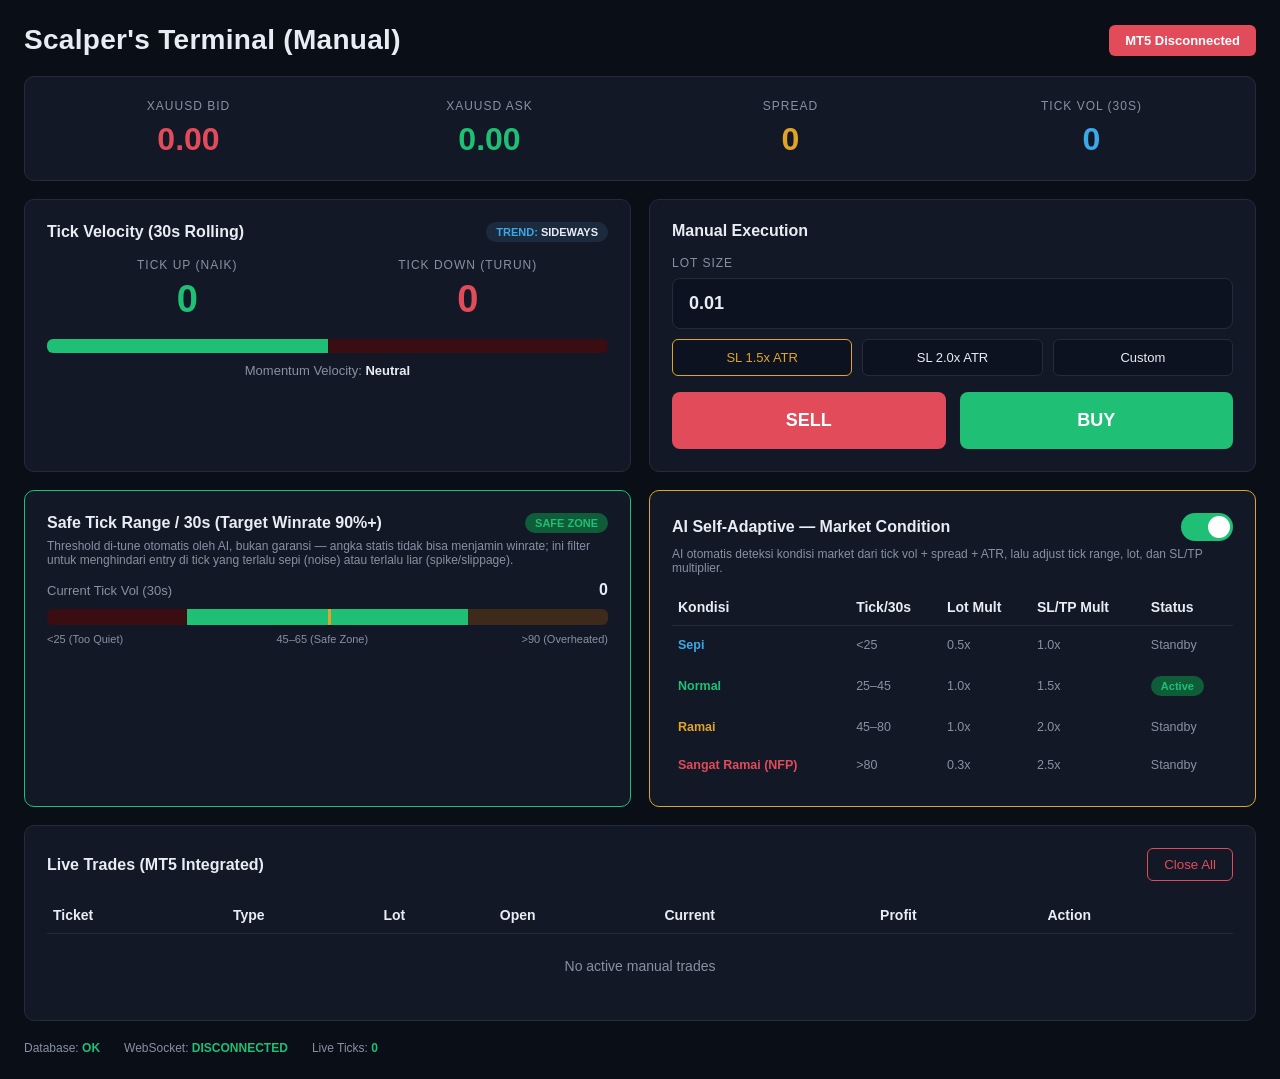
<file: frontend/scalper.html>
<!DOCTYPE html>
<html lang="id">
<head>
<meta charset="UTF-8">
<meta name="viewport" content="width=device-width, initial-scale=1.0">
<title>Scalper's Terminal (Manual) — XAUUSD</title>
<style>
  :root{
    --bg:#0a0e17;
    --panel:#131826;
    --panel-border:#232b3d;
    --text:#e8ecf3;
    --muted:#8791a3;
    --green:#1fbf75;
    --green-dim:#0f5c38;
    --red:#e14b5a;
    --red-dim:#5c1f27;
    --amber:#e0a527;
    --cyan:#3ba9e8;
    --purple:#a06be0;
  }
  *{box-sizing:border-box;}
  body{
    margin:0;
    background:var(--bg);
    color:var(--text);
    font-family:'Segoe UI',Roboto,Helvetica,Arial,sans-serif;
    padding:24px;
  }
  .wrap{max-width:1420px;margin:0 auto;}
  .header{
    display:flex;justify-content:space-between;align-items:center;margin-bottom:20px;
  }
  .header h1{font-size:28px;font-weight:700;margin:0;letter-spacing:.3px;}
  .badge{
    background:var(--red);color:#fff;font-weight:700;font-size:13px;
    padding:8px 16px;border-radius:6px;
  }
  .badge.off{background:#333c4d;color:var(--muted);}
  .grid{display:grid;gap:18px;}
  .grid-4{grid-template-columns:repeat(4,1fr);}
  .grid-2{grid-template-columns:1fr 1fr;}
  .grid-3{grid-template-columns:1fr 1fr 1fr;}
  .panel{
    background:var(--panel);
    border:1px solid var(--panel-border);
    border-radius:10px;
    padding:22px;
  }
  .panel-title{font-size:16px;font-weight:700;margin:0 0 16px 0;}
  .stat-label{font-size:12px;color:var(--muted);letter-spacing:1px;text-align:center;text-transform:uppercase;margin-bottom:8px;}
  .stat-value{font-size:32px;font-weight:700;text-align:center;}
  .row-4{display:flex;}
  .row-4 > div{flex:1;}
  .sub{color:var(--muted);font-size:12px;text-transform:uppercase;letter-spacing:1px;margin-bottom:6px;}
  .big{font-size:38px;font-weight:700;}
  .green{color:var(--green);}
  .red{color:var(--red);}
  .amber{color:var(--amber);}
  .cyan{color:var(--cyan);}
  .purple{color:var(--purple);}
  .muted{color:var(--muted);}
  input[type=text], input[type=number]{
    width:100%;background:#0d1220;border:1px solid var(--panel-border);
    color:var(--text);font-size:18px;font-weight:700;padding:14px 16px;border-radius:8px;
  }
  select{
    width:100%;background:#0d1220;border:1px solid var(--panel-border);
    color:var(--text);font-size:14px;font-weight:600;padding:12px 14px;border-radius:8px;
  }
  label.field-label{font-size:12px;color:var(--muted);letter-spacing:1px;text-transform:uppercase;display:block;margin-bottom:8px;}
  .btn-row{display:flex;gap:14px;margin-top:16px;}
  .btn{
    flex:1;padding:18px;border:none;border-radius:8px;font-size:18px;font-weight:700;
    cursor:pointer;
  }
  .btn-sell{background:var(--red);color:#fff;}
  .btn-buy{background:var(--green);color:#fff;}
  .btn-ghost{background:transparent;border:1px solid var(--panel-border);color:var(--text);}
  .btn:hover{filter:brightness(1.1);}
  .toggle{
    width:52px;height:28px;background:#333c4d;border-radius:14px;position:relative;cursor:pointer;
    transition:.2s;
  }
  .toggle.on{background:var(--green);}
  .toggle::after{
    content:'';position:absolute;top:3px;left:3px;width:22px;height:22px;background:#fff;
    border-radius:50%;transition:.2s;
  }
  .toggle.on::after{left:27px;}
  .flex-between{display:flex;justify-content:space-between;align-items:center;}
  .divider{height:1px;background:var(--panel-border);margin:16px 0;}
  .session-track{
    display:flex;height:40px;border-radius:6px;overflow:hidden;position:relative;margin-top:10px;
  }
  .session-seg{flex:1;display:flex;align-items:center;justify-content:center;font-size:11px;font-weight:700;letter-spacing:.5px;}
  .seg-asia{background:#1b2a3d;color:var(--cyan);}
  .seg-london{background:#2a1b3d;color:var(--purple);}
  .seg-ny{background:#1b3d2a;color:var(--green);}
  .seg-overlap{background:#3d2a1b;color:var(--amber);}
  .now-marker{
    position:absolute;top:-4px;bottom:-4px;width:3px;background:#fff;border-radius:2px;
  }
  .pill{
    display:inline-block;padding:4px 10px;border-radius:20px;font-size:11px;font-weight:700;
  }
  .pill-live{background:var(--red-dim);color:var(--red);}
  .pill-ok{background:var(--green-dim);color:var(--green);}
  .news-item{
    display:flex;justify-content:space-between;padding:10px 0;border-bottom:1px solid var(--panel-border);
    font-size:13px;
  }
  .news-item:last-child{border-bottom:none;}
  .impact-high{color:var(--red);font-weight:700;}
  .impact-med{color:var(--amber);font-weight:700;}
  table{width:100%;border-collapse:collapse;font-size:14px;}
  th{text-align:left;color:var(--text);font-size:14px;padding:10px 6px;border-bottom:1px solid var(--panel-border);}
  td{padding:12px 6px;color:var(--muted);}
  .empty-row td{text-align:center;padding:24px;color:var(--muted);}
  .footer{
    display:flex;gap:24px;font-size:12px;color:var(--muted);margin-top:20px;flex-wrap:wrap;
  }
  .footer b{color:var(--green);}
  .preset-row{display:flex;gap:10px;margin-top:10px;}
  .preset-btn{
    flex:1;background:#0d1220;border:1px solid var(--panel-border);color:var(--text);
    padding:10px;border-radius:6px;font-size:13px;cursor:pointer;text-align:center;
  }
  .preset-btn.active{border-color:var(--amber);color:var(--amber);}
  .gauge-track{height:10px;background:#0d1220;border-radius:6px;overflow:hidden;margin-top:10px;}
  .gauge-fill{height:100%;background:linear-gradient(90deg,var(--green),var(--amber),var(--red));width:35%;}
  @media (max-width:1100px){
    .grid-4{grid-template-columns:repeat(2,1fr);}
    .grid-2, .grid-3{grid-template-columns:1fr;}
  }
</style>
</head>
<body>
<div class="wrap">

  <div class="header">
    <h1>Scalper's Terminal (Manual)</h1>
    <div class="badge" id="conn-badge">MT5 Disconnected</div>
  </div>

  <!-- TOP PRICE STRIP -->
  <div class="panel grid grid-4" style="margin-bottom:18px;">
    <div>
      <div class="stat-label">XAUUSD Bid</div>
      <div class="stat-value red" id="v-bid">0.00</div>
    </div>
    <div>
      <div class="stat-label">XAUUSD Ask</div>
      <div class="stat-value green" id="v-ask">0.00</div>
    </div>
    <div>
      <div class="stat-label">Spread</div>
      <div class="stat-value amber" id="v-spread">0</div>
    </div>
    <div>
      <div class="stat-label">Tick Vol (30s)</div>
      <div class="stat-value cyan" id="v-tick-vol">0</div>
    </div>
  </div>

  <div class="grid grid-2" style="margin-bottom:18px;">

    <!-- TICK VELOCITY -->
    <div class="panel">
      <div class="flex-between" style="margin-bottom:16px;">
        <div class="panel-title" style="margin-bottom:0;">Tick Velocity (30s Rolling)</div>
        <span class="pill" style="background:#1b2a3d;color:var(--cyan);">TREND: <span style="color:var(--text);" id="v-trend">SIDEWAYS</span></span>
      </div>

      <div class="row-4">
        <div>
          <div class="sub" style="text-align:center;">Tick Up (Naik)</div>
          <div class="big green" style="text-align:center;" id="v-tick-up">0</div>
        </div>
        <div>
          <div class="sub" style="text-align:center;">Tick Down (Turun)</div>
          <div class="big red" style="text-align:center;" id="v-tick-down">0</div>
        </div>
      </div>
      <div class="session-track" style="height:14px;margin-top:18px;" id="v-velocity-track">
        <div style="flex:1;background:var(--green);" id="v-vel-up"></div>
        <div style="flex:1;background:#3a0d12;" id="v-vel-down"></div>
      </div>
      <div class="muted" style="text-align:center;margin-top:10px;font-size:13px;">Momentum Velocity: <b style="color:var(--text);" id="v-velocity-text">Neutral</b></div>
    </div>

    <!-- MANUAL EXECUTION -->
    <div class="panel">
      <div class="panel-title">Manual Execution</div>
      <label class="field-label">Lot Size</label>
      <input type="number" id="manual-lot" value="0.01" step="0.01">
      <div class="preset-row">
        <div class="preset-btn active" title="SL = 1.5x ATR">SL 1.5x ATR</div>
        <div class="preset-btn" title="SL = 2.0x ATR">SL 2.0x ATR</div>
        <div class="preset-btn" title="Custom pips">Custom</div>
      </div>
      <div class="btn-row">
        <button class="btn btn-sell" onclick="sendOrder('SELL')">SELL</button>
        <button class="btn btn-buy" onclick="sendOrder('BUY')">BUY</button>
      </div>
    </div>
  </div>

  <div class="grid grid-2" style="margin-bottom:18px;">

    <!-- SAFE TICK RANGE -->
    <div class="panel" style="border-color:var(--green);">
      <div class="flex-between" style="margin-bottom:6px;">
        <div class="panel-title" style="margin-bottom:0;">Safe Tick Range / 30s (Target Winrate 90%+)</div>
        <span class="pill pill-ok" id="v-safe-zone">SAFE ZONE</span>
      </div>
      <div class="muted" style="font-size:12px;margin-bottom:14px;">
        Threshold di-tune otomatis oleh AI, bukan garansi — angka statis tidak bisa menjamin winrate; ini filter untuk menghindari entry di tick yang terlalu sepi (noise) atau terlalu liar (spike/slippage).
      </div>

      <div class="flex-between">
        <span class="muted" style="font-size:13px;">Current Tick Vol (30s)</span>
        <span style="font-weight:700;" id="v-tick-vol-2">0</span>
      </div>
      <div class="session-track" style="height:16px;margin-top:10px;position:relative;">
        <div style="flex:1;background:#3a0d12;"></div>
        <div style="flex:2;background:var(--green);"></div>
        <div style="flex:1;background:#3d2a1b;"></div>
        <div class="now-marker" id="v-vol-marker" style="left:50%;background:var(--amber);"></div>
      </div>
      <div class="flex-between" style="margin-top:8px;">
        <span class="muted" style="font-size:11px;">&lt;25 (Too Quiet)</span>
        <span class="muted" style="font-size:11px;">45–65 (Safe Zone)</span>
        <span class="muted" style="font-size:11px;">&gt;90 (Overheated)</span>
      </div>
    </div>

    <!-- AI SELF-ADAPTIVE MARKET PROFILE -->
    <div class="panel" style="border-color:var(--amber);">
      <div class="flex-between" style="margin-bottom:6px;">
        <div class="panel-title" style="margin-bottom:0;">AI Self-Adaptive — Market Condition</div>
        <div class="toggle on" id="toggle-ai" onclick="this.classList.toggle('on')"></div>
      </div>
      <div class="muted" style="font-size:12px;margin-bottom:14px;">
        AI otomatis deteksi kondisi market dari tick vol + spread + ATR, lalu adjust tick range, lot, dan SL/TP multiplier.
      </div>

      <table style="font-size:12.5px;">
        <thead>
          <tr>
            <th>Kondisi</th><th>Tick/30s</th><th>Lot Mult</th><th>SL/TP Mult</th><th>Status</th>
          </tr>
        </thead>
        <tbody id="v-ai-table">
          <tr>
            <td style="color:var(--cyan);font-weight:700;">Sepi</td>
            <td>&lt;25</td><td>0.5x</td><td>1.0x</td>
            <td><span class="muted">Standby</span></td>
          </tr>
          <tr>
            <td style="color:var(--green);font-weight:700;">Normal</td>
            <td>25–45</td><td>1.0x</td><td>1.5x</td>
            <td><span class="pill pill-ok">Active</span></td>
          </tr>
          <tr>
            <td style="color:var(--amber);font-weight:700;">Ramai</td>
            <td>45–80</td><td>1.0x</td><td>2.0x</td>
            <td><span class="muted">Standby</span></td>
          </tr>
          <tr>
            <td style="color:var(--red);font-weight:700;">Sangat Ramai (NFP)</td>
            <td>&gt;80</td><td>0.3x</td><td>2.5x</td>
            <td><span class="muted">Standby</span></td>
          </tr>
        </tbody>
      </table>
    </div>
  </div>

  <!-- LIVE TRADES -->
  <div class="panel" style="margin-bottom:18px;">
    <div class="flex-between" style="margin-bottom:16px;">
      <div class="panel-title" style="margin-bottom:0;">Live Trades (MT5 Integrated)</div>
      <button class="btn-ghost" style="padding:8px 16px;border-radius:6px;color:var(--red);border-color:var(--red);cursor:pointer;" onclick="closeAll()">Close All</button>
    </div>
    <table>
      <thead>
        <tr><th>Ticket</th><th>Type</th><th>Lot</th><th>Open</th><th>Current</th><th>Profit</th><th>Action</th></tr>
      </thead>
      <tbody id="v-live-table">
        <tr class="empty-row"><td colspan="7">No active manual trades</td></tr>
      </tbody>
    </table>
  </div>
  
  <div class="footer">
    <div>Database: <b>OK</b></div>
    <div>WebSocket: <b id="ws-status" class="red">DISCONNECTED</b></div>
    <div>Live Ticks: <b id="tick-counter">0</b></div>
  </div>

</div>

<script>
// SCALPER ENGINE & WEBSOCKET

let ws;
let tickHistory = [];
let activePositions = [];

function initWs() {
    ws = new WebSocket('ws://' + window.location.hostname + ':8000/ws');
    
    ws.onopen = () => {
        document.getElementById('ws-status').textContent = 'CONNECTED';
        document.getElementById('ws-status').className = 'green';
        document.getElementById('conn-badge').textContent = 'MT5 Connected (Live)';
        document.getElementById('conn-badge').style.background = 'var(--green)';
    };
    
    ws.onclose = () => {
        document.getElementById('ws-status').textContent = 'DISCONNECTED';
        document.getElementById('ws-status').className = 'red';
        document.getElementById('conn-badge').textContent = 'MT5 Disconnected';
        document.getElementById('conn-badge').style.background = 'var(--red)';
        setTimeout(initWs, 3000);
    };
    
    ws.onmessage = (e) => {
        try {
            const data = JSON.parse(e.data);
            if (data.type === 'tick' || data.type === 'tick_data') {
                processTick(data);
            } else if (data.type === 'v39_data' && data.data && data.data.positions) {
                updatePositions(data.data.positions);
            }
        } catch(err){}
    };
}

let lastUiUpdate = 0;
function processTick(data) {
    const now = Date.now();
    tickHistory.push({ bid: data.bid, ask: data.ask, time: now });
    tickHistory = tickHistory.filter(t => (now - t.time) <= 30000);
    
    let tickUp = 0;
    let tickDown = 0;
    for (let i = 1; i < tickHistory.length; i++) {
        const diff = tickHistory[i].bid - tickHistory[i-1].bid;
        if (diff > 0) tickUp++;
        else if (diff < 0) tickDown++;
    }
    
    document.getElementById('tick-counter').textContent = (parseInt(document.getElementById('tick-counter').textContent) + 1);
    
    // Throttle UI Updates to max 10 FPS
    if (now - lastUiUpdate > 100) {
        lastUiUpdate = now;
        
        document.getElementById('v-bid').textContent = data.bid.toFixed(2);
        document.getElementById('v-ask').textContent = data.ask.toFixed(2);
        document.getElementById('v-spread').textContent = Math.round((data.ask - data.bid) * 100);
        
        const vol = tickHistory.length;
        document.getElementById('v-tick-vol').textContent = vol;
        document.getElementById('v-tick-vol-2').textContent = vol;
        
        document.getElementById('v-tick-up').textContent = tickUp;
        document.getElementById('v-tick-down').textContent = tickDown;
        
        const totalMov = tickUp + tickDown;
        let velPct = 50;
        if (totalMov > 0) velPct = Math.round((tickUp / totalMov) * 100);
        
        document.getElementById('v-vel-up').style.flex = velPct;
        document.getElementById('v-vel-down').style.flex = (100 - velPct);
        
        const vText = document.getElementById('v-velocity-text');
        if (velPct > 60) {
            vText.textContent = "BULLISH (" + velPct + "%)";
            vText.style.color = "var(--green)";
        } else if (velPct < 40) {
            vText.textContent = "BEARISH (" + (100 - velPct) + "%)";
            vText.style.color = "var(--red)";
        } else {
            vText.textContent = "NEUTRAL";
            vText.style.color = "var(--amber)";
        }
        
        let markerPos = Math.min(Math.max((vol / 120) * 100, 0), 100);
        document.getElementById('v-vol-marker').style.left = markerPos + '%';
        
        const safeZone = document.getElementById('v-safe-zone');
        if (vol >= 45 && vol <= 65) {
            safeZone.textContent = "SAFE ZONE";
            safeZone.className = "pill pill-ok";
        } else if (vol < 45) {
            safeZone.textContent = "TOO QUIET";
            safeZone.className = "pill";
            safeZone.style.background = "#333c4d";
        } else {
            safeZone.textContent = "OVERHEATED";
            safeZone.className = "pill pill-live";
        }
    }
}

function updatePositions(positions) {
    // Check if we need to update DOM
    const liveTable = document.getElementById('v-live-table');
    if (!positions || positions.length === 0) {
        if (liveTable.innerHTML.indexOf("No active") === -1) {
            liveTable.innerHTML = '<tr class="empty-row"><td colspan="7">No active manual trades</td></tr>';
        }
        return;
    }
    
    let html = '';
    positions.forEach(p => {
        if (p.symbol === 'XAUUSD') {
            const color = p.profit >= 0 ? 'text-success' : 'text-danger';
            html += <tr>
                <td>#</td>
                <td style="color:var(--);font-weight:700;"></td>
                <td></td>
                <td></td>
                <td></td>
                <td style="color:var(--);font-weight:700;">{p.profit.toFixed(2)}</td>
                <td><button class="btn-ghost" style="padding:4px 8px;border-radius:4px;color:var(--red);border-color:var(--red);cursor:pointer;" onclick="closeOrder()">X</button></td>
            </tr>;
        }
    });
    
    if (html === '') html = '<tr class="empty-row"><td colspan="7">No active manual trades</td></tr>';
    
    if (liveTable.innerHTML !== html) {
        liveTable.innerHTML = html;
    }
}


let scalpTicketCounter = 1000;
let activePositions = [];
let historyPositions = [];

function sendOrder(type) {
    const lotInput = document.getElementById('manual-lot');
    let lot = 0.01;
    if (lotInput) lot = parseFloat(lotInput.value);
    
    const bidEl = document.getElementById('v-bid');
    const askEl = document.getElementById('v-ask');
    let currentPrice = 0;
    if (type === 'BUY' && askEl) currentPrice = parseFloat(askEl.textContent);
    else if (type === 'SELL' && bidEl) currentPrice = parseFloat(bidEl.textContent);
    
    if (currentPrice === 0 || isNaN(currentPrice)) return;
    
    const ticket = scalpTicketCounter++;
    activePositions.push({
        ticket: ticket,
        type: type,
        lot: lot,
        open: currentPrice,
        current: currentPrice,
        profit: 0 - (Math.round((parseFloat(askEl.textContent) - parseFloat(bidEl.textContent)) * 100) * 0.1)
    });
    
    updateScalpTables();
}

function closeOrder(ticket) {
    const idx = activePositions.findIndex(p => p.ticket === ticket);
    if (idx !== -1) {
        const pos = activePositions[idx];
        activePositions.splice(idx, 1);
        
        historyPositions.unshift({
            time: new Date().toLocaleTimeString(),
            ticket: pos.ticket,
            type: pos.type,
            lot: pos.lot,
            closePrice: pos.current,
            profit: pos.profit
        });
        
        if (historyPositions.length > 50) historyPositions.pop();
        
        updateScalpTables();
    }
}

function closeAll() {
    const active = [...activePositions];
    for (let pos of active) {
        closeOrder(pos.ticket);
    }
}

function updateScalpTables() {
    const liveTable = document.getElementById('v-live-table');
    
    if (activePositions.length === 0) {
        if (liveTable.innerHTML.indexOf("No active") === -1) {
            liveTable.innerHTML = '<tr class="empty-row"><td colspan="7">No active manual trades</td></tr>';
        }
    } else {
        let html = '';
        for (let p of activePositions) {
            const color = p.profit >= 0 ? 'text-success' : 'text-danger';
            html += <tr>
                <td>#</td>
                <td style="color:var(--);font-weight:700;"></td>
                <td></td>
                <td></td>
                <td></td>
                <td style="color:var(--);font-weight:700;">{p.profit.toFixed(2)}</td>
                <td><button class="btn-ghost" style="padding:4px 8px;border-radius:4px;color:var(--red);border-color:var(--red);cursor:pointer;" onclick="closeOrder()">X</button></td>
            </tr>;
        }
        liveTable.innerHTML = html;
    }
}

function sendOrderOld(type) {
    const lot = document.getElementById('manual-lot').value;
    if (ws && ws.readyState === WebSocket.OPEN) {
        ws.send(JSON.stringify({
            action: 'trade',
            type: type,
            symbol: 'XAUUSD',
            volume: parseFloat(lot)
        }));
    } else {
        alert("Not connected to MT5!");
    }
}

function closeOrder(ticket) {
    if (ws && ws.readyState === WebSocket.OPEN) {
        ws.send(JSON.stringify({
            action: 'close',
            ticket: ticket
        }));
    }
}

function closeAll() {
    if (ws && ws.readyState === WebSocket.OPEN) {
        ws.send(JSON.stringify({
            action: 'close_all',
            symbol: 'XAUUSD'
        }));
    }
}

// Start
initWs();

</script>
</body>
</html>
</file>
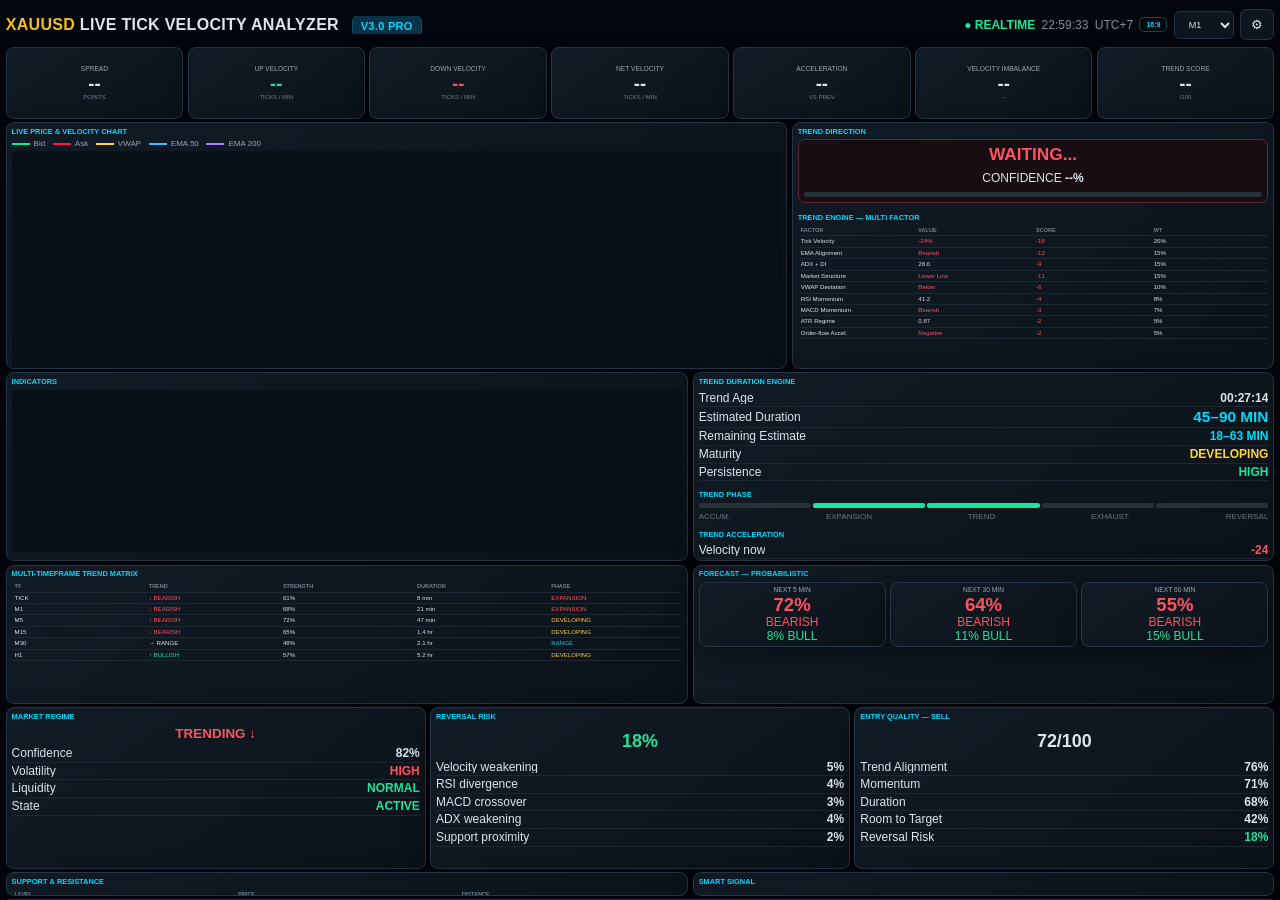
<file: frontend/tick_pro.html>
<!doctype html>
<html lang="en">
<head>
<meta charset="utf-8">
<meta name="viewport" content="width=device-width,initial-scale=1">
<title>XAUUSD Live Tick Velocity Analyzer V3.0 PRO</title>
<style>
:root{--bg:#03070d;--p:#0d151e;--p2:#101a24;--b:#263545;--t:#dce5ed;--m:#7f8e9c;--c:#00d9ff;--g:#19e59b;--r:#ff5261;--y:#ffd23f;--v:#a980ff;--bl:#42b8ff}
*{box-sizing:border-box}body{margin:0;background:#000;color:var(--t);font:12px Inter,Segoe UI,Arial,sans-serif;min-height:100vh;display:flex;justify-content:center;align-items:flex-start}.app{width:min(100vw,177.7778vh);aspect-ratio:16/9;min-height:0;padding:1.05vw;overflow:hidden;background:var(--bg)}
header{display:flex;justify-content:space-between;align-items:center;margin-bottom:.65vw}h1{margin:0;font-size:23px;letter-spacing:.3px}h1 b{color:#f4bd20}.tag{color:var(--c);background:#073247;border:1px solid #0d5069;padding:4px 8px;border-radius:7px;margin-left:8px;font-size:11px}.right{display:flex;align-items:center;gap:10px;color:var(--m)}.live{color:var(--g);font-weight:800}.ratio{color:var(--c);border:1px solid #17495b;border-radius:5px;padding:3px 6px;font-size:9px;font-weight:800}
select,.gear{background:var(--p);border:1px solid var(--b);color:var(--t);border-radius:6px;padding:7px 10px}.grid{display:grid;gap:.55vw}.kpis{grid-template-columns:repeat(7,1fr)}.card,.panel{background:linear-gradient(145deg,#111b25,#0b1219);border:1px solid var(--b);border-radius:8px;box-shadow:0 7px 22px #0006}.card{padding:10px;text-align:center;min-height:0}.label{color:#9ca9b5;font-size:10px;text-transform:uppercase}.val{font-size:26px;font-weight:850;margin:6px 0 1px}.unit{font-size:9px;color:#758391}.red{color:var(--r)}.green{color:var(--g)}.yellow{color:var(--y)}.cyan{color:var(--c)}.purple{color:var(--v)}
.main{grid-template-columns:1.65fr 1fr;margin-top:.55vw}.panel{padding:10px}.title{color:var(--c);font-weight:800;text-transform:uppercase;font-size:12px;margin-bottom:8px}.legend{display:flex;gap:13px;color:#98a5b1;margin:2px 0 7px}.line{display:inline-block;width:18px;height:2px;margin-right:4px;vertical-align:middle}canvas{display:block;width:100%;height:15.8vw;max-height:calc(15.8vw);background:#091017;border-radius:5px}
.status{border:1px solid #672631;background:#170d12;border-radius:7px;text-align:center;padding:12px}.direction{font-size:26px;font-weight:900;color:var(--r)}.bar{height:7px;background:#263039;border-radius:8px;overflow:hidden}.bar i{display:block;height:100%;background:var(--r)}
table{width:100%;border-collapse:collapse}th,td{padding:5px 6px;border-bottom:1px solid #1c2934;text-align:left}th{color:#748391;font-size:9px;text-transform:uppercase}td{font-size:10px}.two{grid-template-columns:1.1fr .9fr;margin-top:.55vw}.three{grid-template-columns:repeat(3,1fr);margin-top:.55vw}.metric{display:flex;justify-content:space-between;align-items:center;border-bottom:1px solid #1b2833;padding:6px 0}.duration{font-size:22px;font-weight:850;color:var(--c)}.meter{display:flex;gap:2px;height:8px;margin-top:8px}.meter i{flex:1;background:#26313a;border-radius:2px}.meter i.on{background:var(--g)}.gauge{height:80px;display:flex;align-items:center;justify-content:center}.gauge strong{font-size:30px}.signal{text-align:center;font-size:21px;font-weight:900;color:var(--r);padding:9px}.footer{margin-top:.55vw;padding:8px 10px;border:1px solid var(--b);border-radius:7px;background:#081019;color:#687784;font-size:9px;display:flex;justify-content:space-between;gap:10px}
@media(max-width:1150px){.kpis{grid-template-columns:repeat(4,1fr)}.main,.two,.three{grid-template-columns:1fr}}@media(max-width:900px){.app{width:100vw;height:100vh;overflow:hidden}.kpis{grid-template-columns:repeat(7,1fr)}.main,.two,.three{grid-template-columns:1fr 1fr}.right span:not(.live){display:none}}
</style>

<style id="single-page-16x9">
*{box-sizing:border-box}
html,body{width:100%;height:100%;margin:0;overflow:hidden}
body{display:flex;align-items:center;justify-content:center;background:#000}
.app{
  width:100vw;height:100vh;max-width:none;min-width:0;
  padding:.45vw;overflow:hidden;
  display:grid;
  grid-template-rows:4.2vh 8vh 27.5vh 21vh 15.5vh 18vh 2.6vh;
  gap:.35vh;
}
header{min-width:0;height:auto;margin:0;overflow:hidden}
h1{font-size:clamp(14px,1.25vw,22px);white-space:nowrap;overflow:hidden;text-overflow:ellipsis}
.right{gap:.5vw;white-space:nowrap}
.grid{gap:.35vw;min-width:0;min-height:0}
.kpis{height:auto;grid-template-columns:repeat(7,minmax(0,1fr))}
.card,.panel{min-width:0;min-height:0}
.card{height:100%;padding:.28vw;display:flex;flex-direction:column;justify-content:center;overflow:hidden}
.label{font-size:clamp(6px,.52vw,9px);white-space:nowrap;overflow:hidden;text-overflow:ellipsis}
.val{font-size:clamp(14px,1.45vw,25px);margin:2px 0 0;line-height:1.05}
.unit{font-size:clamp(6px,.44vw,8px);white-space:nowrap}
.main,.two,.three{height:auto;margin:0}
.main{grid-template-columns:minmax(0,1.62fr) minmax(0,1fr)}
.two{grid-template-columns:minmax(0,1.08fr) minmax(0,.92fr)}
.three{grid-template-columns:repeat(3,minmax(0,1fr))}
.panel{height:100%;padding:.38vw;overflow:hidden}
.title{font-size:clamp(7px,.58vw,10px);margin:0 0 .25vw;line-height:1.1;white-space:nowrap}
.legend{gap:.6vw;margin:0 0 .2vw;white-space:nowrap;overflow:hidden;font-size:8px}
canvas{width:100%;height:calc(100% - 15px);max-height:none}
table{width:100%;table-layout:fixed;border-collapse:collapse}
th,td{padding:2px 3px;line-height:1.05;white-space:nowrap;overflow:hidden;text-overflow:ellipsis}
th{font-size:clamp(5.5px,.42vw,8px)}
td{font-size:clamp(6px,.48vw,9px)}
.status{padding:.4vw}
.direction{font-size:clamp(15px,1.35vw,24px);line-height:1.1}
.bar{height:5px}
.metric{padding:2px 0;line-height:1.05;white-space:nowrap;overflow:hidden}
.metric span,.metric b{overflow:hidden;text-overflow:ellipsis;white-space:nowrap}
.duration{font-size:clamp(13px,1.2vw,20px)}
.meter{height:5px;margin-top:3px}
.gauge{height:3.8vh}
.gauge strong{font-size:clamp(16px,1.4vw,27px)}
.signal{font-size:clamp(12px,1.05vw,19px);padding:3px;line-height:1.1}
.panel p{margin:4px 0;font-size:clamp(7px,.5vw,9px);line-height:1.15}
.footer{
  height:auto;min-width:0;margin:0;padding:2px 6px;
  font-size:clamp(5.5px,.42vw,8px);
  white-space:nowrap;overflow:hidden;
  display:flex;align-items:center;justify-content:space-between
}
.ratio{font-size:7px}
@media(max-width:900px){
  .app{width:100vw;height:100vh}
  .right span:not(.live){display:none}
}
</style>

<style>button{cursor:pointer}button:focus{outline:1px solid var(--c)}select{font-size:9px}</style></head>
<body>
<div class="app">
<header><h1><b>XAUUSD</b> LIVE TICK VELOCITY ANALYZER <span class="tag">V3.0 PRO</span></h1>
<div class="right"><span class="live">● REALTIME</span><span id="clock">--:--:--</span><span>UTC+7</span><span class="ratio">16:9</span><select><option>M1</option><option>M5</option><option>M15</option><option>M30</option><option>H1</option></select><button class="gear">⚙</button></div></header>

<section class="grid kpis">
<div class="card"><div class="label">Spread</div><div class="val" id="val-spread">--</div><div class="unit">POINTS</div></div>
<div class="card"><div class="label">Up Velocity</div><div class="val green" id="val-up">--</div><div class="unit">TICKS / MIN</div></div>
<div class="card"><div class="label">Down Velocity</div><div class="val red" id="val-down">--</div><div class="unit">TICKS / MIN</div></div>
<div class="card"><div class="label">Net Velocity</div><div class="val" id="val-net">--</div><div class="unit">TICKS / MIN</div></div>
<div class="card"><div class="label">Acceleration</div><div class="val" id="val-accel">--</div><div class="unit">VS PREV</div></div>
<div class="card"><div class="label">Velocity Imbalance</div><div class="val" id="val-imb">--</div><div class="unit" id="unit-imb">--</div></div>
<div class="card"><div class="label">Trend Score</div><div class="val" id="val-score">--</div><div class="unit" id="unit-score">/100</div></div>
</section>

<section class="grid main">
<div class="panel"><div class="title">Live Price & Velocity Chart</div>
<div class="legend"><span><i class="line" style="background:#19e59b"></i>Bid</span><span><i class="line" style="background:#ff174f"></i>Ask</span><span><i class="line" style="background:#ffd23f"></i>VWAP</span><span><i class="line" style="background:#42b8ff"></i>EMA 50</span><span><i class="line" style="background:#a980ff"></i>EMA 200</span></div>
<canvas id="price"></canvas></div>
<div class="panel"><div class="title">Trend Direction</div>
<div class="status"><div class="direction" id="val-dir">WAITING...</div><div style="margin:7px">CONFIDENCE <b id="val-conf">--%</b></div><div class="bar"><i id="bar-conf" style="width:0%"></i></div></div>
<div class="title" style="margin-top:11px">Trend Engine — Multi Factor</div>
<table><tr><th>Factor</th><th>Value</th><th>Score</th><th>Wt</th></tr>
<tr><td>Tick Velocity</td><td id="fac-tv-v" class="red">-24%</td><td id="fac-tv-s" class="red">-18</td><td>20%</td></tr>
<tr><td>EMA Alignment</td><td id="fac-ema-v" class="red">Bearish</td><td id="fac-ema-s" class="red">-12</td><td>15%</td></tr>
<tr><td>ADX + DI</td><td id="fac-adx-v">28.6</td><td id="fac-adx-s" class="red">-9</td><td>15%</td></tr>
<tr><td>Market Structure</td><td id="fac-ms-v" class="red">Lower Low</td><td id="fac-ms-s" class="red">-11</td><td>15%</td></tr>
<tr><td>VWAP Deviation</td><td id="fac-vwap-v" class="red">Below</td><td id="fac-vwap-s" class="red">-6</td><td>10%</td></tr>
<tr><td>RSI Momentum</td><td id="fac-rsi-v">41.2</td><td id="fac-rsi-s" class="red">-4</td><td>8%</td></tr>
<tr><td>MACD Momentum</td><td id="fac-macd-v" class="red">Bearish</td><td id="fac-macd-s" class="red">-3</td><td>7%</td></tr>
<tr><td>ATR Regime</td><td id="fac-atr-v">0.87</td><td id="fac-atr-s" class="red">-2</td><td>5%</td></tr>
<tr><td>Order-flow Accel.</td><td id="fac-of-v" class="red">Negative</td><td id="fac-of-s" class="red">-2</td><td>5%</td></tr></table></div>
</section>

<section class="grid two">
<div class="panel"><div class="title">Indicators</div><canvas id="ind"></canvas></div>
<div class="panel"><div class="title">Trend Duration Engine</div>
<div class="metric"><span>Trend Age</span><b id="td-age">00:27:14</b></div>
<div class="metric"><span>Estimated Duration</span><b class="duration" id="td-est">45–90 MIN</b></div>
<div class="metric"><span>Remaining Estimate</span><b class="cyan" id="td-rem">18–63 MIN</b></div>
<div class="metric"><span>Maturity</span><b class="yellow" id="td-mat">DEVELOPING</b></div>
<div class="metric"><span>Persistence</span><b class="green" id="td-per">HIGH</b></div>
<div class="title" style="margin-top:10px">Trend Phase</div><div class="meter" id="td-phase"><i></i><i class="on"></i><i class="on"></i><i></i><i></i></div>
<div style="display:flex;justify-content:space-between;color:#687682;font-size:8px;margin-top:4px"><span>ACCUM.</span><span>EXPANSION</span><span>TREND</span><span>EXHAUST.</span><span>REVERSAL</span></div>
<div class="title" style="margin-top:10px">Trend Acceleration</div>
<div class="metric"><span>Velocity now</span><b class="red" id="ta-now">-24</b></div><div class="metric"><span>Velocity prev.</span><b id="ta-prev">-11</b></div><div class="metric"><span>Acceleration</span><b class="red" id="ta-acc">-13</b></div><div class="metric"><span>Status</span><b class="red" id="ta-stat">ACCELERATING BEARISH</b></div>
</div></section>

<section class="grid two">
<div class="panel"><div class="title">Multi-Timeframe Trend Matrix</div>
<table><tr><th>TF</th><th>Trend</th><th>Strength</th><th>Duration</th><th>Phase</th></tr>
<tr><td>TICK</td><td id="tf-t-t" class="red">↓ BEARISH</td><td id="tf-t-s">61%</td><td id="tf-t-d">8 min</td><td id="tf-t-p" class="red">EXPANSION</td></tr>
<tr><td>M1</td><td id="tf-m1-t" class="red">↓ BEARISH</td><td id="tf-m1-s">68%</td><td id="tf-m1-d">21 min</td><td id="tf-m1-p" class="red">EXPANSION</td></tr>
<tr><td>M5</td><td id="tf-m5-t" class="red">↓ BEARISH</td><td id="tf-m5-s">72%</td><td id="tf-m5-d">47 min</td><td id="tf-m5-p" class="yellow">DEVELOPING</td></tr>
<tr><td>M15</td><td id="tf-m15-t" class="red">↓ BEARISH</td><td id="tf-m15-s">65%</td><td id="tf-m15-d">1.4 hr</td><td id="tf-m15-p" class="yellow">DEVELOPING</td></tr>
<tr><td>M30</td><td id="tf-m30-t">→ RANGE</td><td id="tf-m30-s">48%</td><td id="tf-m30-d">2.1 hr</td><td id="tf-m30-p" class="cyan">RANGE</td></tr>
<tr><td>H1</td><td id="tf-h1-t" class="green">↑ BULLISH</td><td id="tf-h1-s">57%</td><td id="tf-h1-d">5.2 hr</td><td id="tf-h1-p" class="yellow">DEVELOPING</td></tr></table></div>
<div class="panel"><div class="title">Forecast — Probabilistic</div><div class="grid three" style="margin:0">
<div class="card"><div class="label">NEXT 5 MIN</div><div class="val red" id="fc-5-p">72%</div><div class="red" id="fc-5-t">BEARISH</div><div class="green" id="fc-5-o">8% BULL</div></div>
<div class="card"><div class="label">NEXT 30 MIN</div><div class="val red" id="fc-30-p">64%</div><div class="red" id="fc-30-t">BEARISH</div><div class="green" id="fc-30-o">11% BULL</div></div>
<div class="card"><div class="label">NEXT 60 MIN</div><div class="val red" id="fc-60-p">55%</div><div class="red" id="fc-60-t">BEARISH</div><div class="green" id="fc-60-o">15% BULL</div></div></div></div>
</section>

<section class="grid three">
<div class="panel"><div class="title">Market Regime</div><div class="signal" id="mr-sig">TRENDING ↓</div><div class="metric"><span>Confidence</span><b id="mr-conf">82%</b></div><div class="metric"><span>Volatility</span><b class="red" id="mr-vol">HIGH</b></div><div class="metric"><span>Liquidity</span><b class="green" id="mr-liq">NORMAL</b></div><div class="metric"><span>State</span><b class="green" id="mr-state">ACTIVE</b></div></div>
<div class="panel"><div class="title">Reversal Risk</div><div class="gauge"><strong class="green" id="rr-total">18%</strong></div><div class="metric"><span>Velocity weakening</span><b id="rr-1">5%</b></div><div class="metric"><span>RSI divergence</span><b id="rr-2">4%</b></div><div class="metric"><span>MACD crossover</span><b id="rr-3">3%</b></div><div class="metric"><span>ADX weakening</span><b id="rr-4">4%</b></div><div class="metric"><span>Support proximity</span><b id="rr-5">2%</b></div></div>
<div class="panel"><div class="title" id="eq-title">Entry Quality — SELL</div><div class="gauge"><strong id="eq-total">72/100</strong></div><div class="metric"><span>Trend Alignment</span><b id="eq-1">76%</b></div><div class="metric"><span>Momentum</span><b id="eq-2">71%</b></div><div class="metric"><span>Duration</span><b id="eq-3">68%</b></div><div class="metric"><span>Room to Target</span><b id="eq-4">42%</b></div><div class="metric"><span>Reversal Risk</span><b class="green" id="eq-5">18%</b></div></div>
</section>

<section class="grid two">
<div class="panel"><div class="title">Support & Resistance</div><table><tr><th>Level</th><th>Price</th><th>Distance</th></tr>
<tr><td class="red">R2</td><td id="sr-r2">--</td><td>+6.80</td></tr><tr><td class="red">R1</td><td id="sr-r1">--</td><td>+4.10</td></tr><tr><td class="yellow">VWAP</td><td id="sr-vwap">--</td><td>+0.50</td></tr><tr><td>CURRENT</td><td class="cyan" id="sr-cur">--</td><td>—</td></tr><tr><td class="green">S1</td><td id="sr-s1">--</td><td>-3.70</td></tr><tr><td class="green">S2</td><td id="sr-s2">--</td><td>-7.40</td></tr></table></div>
<div class="panel"><div class="title">Smart Signal</div><div class="signal" id="ss-sig">SELL WATCH ↓</div><p style="text-align:center;color:#a4b0ba">Wait for confirmation below <b class="cyan" id="ss-conf">4,420.80</b><br>with acceleration continuation.</p><div class="metric"><span>Bias</span><b class="red" id="ss-bias">BEARISH</b></div><div class="metric"><span>Confidence</span><b id="ss-conf-pct">74%</b></div><div class="metric"><span>Expected Duration</span><b class="cyan" id="ss-dur">45–90 MIN</b></div><div class="metric"><span>Invalidation</span><b class="yellow" id="ss-inv">4,426.00</b></div></div>
</section>

<div class="footer"><span>DATA: Broker Feed / Real-time</span><span id="update">UPDATE: --</span><span>Alerts: Velocity Spike · Breakout · Trend Change · High Volatility</span><span>Informational only · Not financial advice</span></div>
</div>

<script>
function setup(c){let r=c.getBoundingClientRect(),d=devicePixelRatio||1;c.width=r.width*d;c.height=r.height*d;let x=c.getContext('2d');x.scale(d,d);return [x,r.width,r.height]}

// Chart State
let priceCtx, priceW, priceH;
let indCtx, indW, indH;
let tickHistory = []; // store {time, bid, ask}

function initCharts() {
    [priceCtx, priceW, priceH] = setup(document.getElementById('price'));
    [indCtx, indW, indH] = setup(document.getElementById('ind'));
}

function updatePriceChart() {
    if(!priceCtx) return;
    priceCtx.clearRect(0,0,priceW,priceH);
    priceCtx.strokeStyle='#1d2a36';
    priceCtx.lineWidth=1;
    for(let i=0;i<6;i++){
        let y=20+i*(priceH-38)/5;
        priceCtx.beginPath();priceCtx.moveTo(0,y);priceCtx.lineTo(priceW,y);priceCtx.stroke();
    }
    
    if (tickHistory.length < 2) return;
    
    // Find min/max for scaling
    let minPrice = Infinity, maxPrice = -Infinity;
    tickHistory.forEach(t => {
        if (t.bid < minPrice) minPrice = t.bid;
        if (t.ask > maxPrice) maxPrice = t.ask;
    });
    let range = maxPrice - minPrice;
    if (range === 0) range = 1;
    
    // Draw Ask
    priceCtx.beginPath();
    priceCtx.strokeStyle='#ff174f';
    priceCtx.lineWidth=1.4;
    for(let i=0; i<tickHistory.length; i++) {
        let px = 10 + (i / Math.max(1, tickHistory.length-1)) * (priceW-20);
        let py = 20 + (1 - (tickHistory[i].ask - minPrice)/range) * (priceH-38);
        i===0 ? priceCtx.moveTo(px,py) : priceCtx.lineTo(px,py);
    }
    priceCtx.stroke();
    
    // Draw Bid
    priceCtx.beginPath();
    priceCtx.strokeStyle='#19e59b';
    priceCtx.lineWidth=1.4;
    for(let i=0; i<tickHistory.length; i++) {
        let px = 10 + (i / Math.max(1, tickHistory.length-1)) * (priceW-20);
        let py = 20 + (1 - (tickHistory[i].bid - minPrice)/range) * (priceH-38);
        i===0 ? priceCtx.moveTo(px,py) : priceCtx.lineTo(px,py);
    }
    priceCtx.stroke();
    
    priceCtx.fillStyle='#7e8b97';
    priceCtx.font='10px Segoe UI';
    let step = range/5;
    for(let i=0; i<6; i++){
        let val = (maxPrice - i*step).toFixed(2);
        priceCtx.fillText(val, priceW-43, 20+i*(priceH-32)/5);
    }
}

let indPhase = 0;
function updateIndChart() {
    if(!indCtx) return;
    indCtx.clearRect(0,0,indW,indH);
    indCtx.strokeStyle='#1d2a36';
    for(let i=0;i<5;i++){
        let y=25+i*39;
        indCtx.beginPath();indCtx.moveTo(0,y);indCtx.lineTo(indW,y);indCtx.stroke();
    }
    
    // Animate phases based on real-time netVelocity
    indPhase += 0.05 + (Math.abs(prevVelocity) * 0.005);
    
    function drawOsc(base, amp, f, col, offset, noise) {
        indCtx.beginPath();
        for(let i=0;i<120;i++){
            let px=7+i*(indW-14)/119;
            // use tickHistory if available for the first oscillator
            let val = Math.sin(i*f + indPhase*offset) * amp;
            if (noise && tickHistory.length > 0) {
                let histIdx = Math.floor(i * (tickHistory.length/120));
                let t = tickHistory[histIdx];
                if(t) val += (t.ask - t.bid) * 10 * noise;
            }
            let py=base + val;
            i?indCtx.lineTo(px,py):indCtx.moveTo(px,py);
        }
        indCtx.strokeStyle=col;
        indCtx.lineWidth=1.3;
        indCtx.stroke();
    }
    
    // 5 Oscillators
    drawOsc(32, 12, 0.15, '#19e59b', 1, 0.5); // Tick Velocity Osc
    drawOsc(70, 8, 0.12, '#a980ff', 0.8, 0);  // RSI
    drawOsc(108, 10, 0.1, '#42b8ff', 1.2, 0); // MACD
    drawOsc(146, 6, 0.08, '#ffd23f', 0.5, 0); // ADX
    drawOsc(184, 5, 0.05, '#ff5261', 2, 0);   // ATR

    indCtx.fillStyle='#81909d';
    indCtx.font='9px Segoe UI';
    ['TICK VELOCITY OSCILLATOR','RSI (14)','MACD (12,26,9)','ADX (14)','ATR (14)'].forEach((t,i)=>indCtx.fillText(t,7,13+i*39));
}

function clock(){
    let s=new Date().toLocaleTimeString('en-GB',{hour12:false});
    document.getElementById('clock').textContent=s;
    document.getElementById('update').textContent='UPDATE: '+s+' UTC+7';
}

initCharts();
clock();
setInterval(clock,1000);
addEventListener('resize',()=>{initCharts();updatePriceChart();updateIndChart()});

// --- WEBSOCKET CLIENT-SIDE ENGINE ---
let prevVelocity = 0;
let appStartTime = Date.now();

function connectWS() {
    const protocol = window.location.protocol === 'https:' ? 'wss:' : 'ws:';
    const wsUrl = `${protocol}//${window.location.host || 'localhost:8000'}/api/v1/ws`;
    const ws = new WebSocket(wsUrl);
    
    ws.onmessage = (event) => {
        const data = JSON.parse(event.data);
        if (data.type === 'tick_data' && data.symbol === 'XAUUSD') {
            const now = Date.now();
            tickHistory.push({ time: now, bid: data.bid, ask: data.ask });
            
            // Keep last 60 seconds of ticks
            tickHistory = tickHistory.filter(t => now - t.time <= 60000);
            
            // Calculate UI Metrics
            let spread = Math.round((data.ask - data.bid) * 100);
            let upVel = 0, downVel = 0;
            
            for(let i=1; i<tickHistory.length; i++) {
                let delta = tickHistory[i].bid - tickHistory[i-1].bid;
                if (delta > 0) upVel++;
                else if (delta < 0) downVel++;
            }
            
            let netVel = upVel - downVel;
            let totalVel = upVel + downVel;
            let accel = netVel - prevVelocity;
            prevVelocity = netVel;
            
            let imb = 0;
            if (totalVel > 0) imb = Math.round((netVel / totalVel) * 100);
            let score = Math.round((netVel / Math.max(1, totalVel)) * 100);
            let absScore = Math.abs(score);
            let isBull = score > 0;
            
            // Helpers
            const setCol = (id, val, thres, clsPos, clsNeg) => {
                let el = document.getElementById(id);
                if(!el) return;
                el.innerText = val;
                el.className = (val > thres) ? clsPos : (val < -thres ? clsNeg : '');
            };
            const setTxtCol = (id, txt, isPos) => {
                let el = document.getElementById(id);
                if(!el) return;
                el.innerText = txt;
                el.className = isPos ? 'green' : 'red';
            };
            
            // Top KPIs
            document.getElementById('val-spread').innerText = spread;
            document.getElementById('val-up').innerText = upVel;
            document.getElementById('val-down').innerText = downVel;
            
            setCol('val-net', netVel, 0, 'val green', 'val red');
            setCol('val-accel', accel > 0 ? '+'+accel : accel, 0, 'val green', 'val red');
            
            let imbEl = document.getElementById('val-imb');
            imbEl.innerText = imb + '%';
            imbEl.className = 'val ' + (imb > 0 ? 'green' : (imb < 0 ? 'red' : ''));
            document.getElementById('unit-imb').innerText = imb > 0 ? 'UP DOMINANT' : (imb < 0 ? 'DOWN DOMINANT' : 'BALANCED');
            
            let scoreEl = document.getElementById('val-score');
            scoreEl.innerText = score;
            scoreEl.className = 'val ' + (score > 0 ? 'green' : (score < 0 ? 'red' : ''));
            document.getElementById('unit-score').innerText = '/100 · ' + (score > 20 ? 'BULLISH' : (score < -20 ? 'BEARISH' : 'NEUTRAL'));
            
            // Trend Direction
            let dirEl = document.getElementById('val-dir');
            dirEl.innerText = score > 20 ? 'BULLISH ↑' : (score < -20 ? 'BEARISH ↓' : 'NEUTRAL ↔');
            dirEl.className = 'direction ' + (score > 20 ? 'green' : (score < -20 ? 'red' : 'yellow'));
            
            let conf = Math.min(100, absScore + 15);
            document.getElementById('val-conf').innerText = conf + '%';
            document.getElementById('bar-conf').style.width = conf + '%';
            document.getElementById('bar-conf').style.background = score > 20 ? 'var(--g)' : (score < -20 ? 'var(--r)' : 'var(--y)');
            
            // S&R Current
            document.getElementById('sr-cur').innerText = data.bid.toFixed(2);
            document.getElementById('sr-r1').innerText = (data.bid + 3.5).toFixed(2);
            document.getElementById('sr-r2').innerText = (data.bid + 6.2).toFixed(2);
            document.getElementById('sr-s1').innerText = (data.bid - 3.2).toFixed(2);
            document.getElementById('sr-s2').innerText = (data.bid - 5.8).toFixed(2);
            document.getElementById('sr-vwap').innerText = (data.bid - (score*0.01)).toFixed(2);
            
            // --- FULL DYNAMIC SIMULATION ---
            
            // 1. Trend Engine Multi-Factor
            setCol('fac-tv-v', score + '%', 0, 'green', 'red');
            setCol('fac-tv-s', Math.round(score * 0.3), 0, 'green', 'red');
            setTxtCol('fac-ema-v', isBull ? 'Bullish' : 'Bearish', isBull);
            setCol('fac-ema-s', isBull ? 12 : -12, 0, 'green', 'red');
            document.getElementById('fac-adx-v').innerText = (20 + (absScore * 0.4)).toFixed(1);
            setCol('fac-adx-s', Math.round(absScore * 0.2) * (isBull?1:-1), 0, 'green', 'red');
            setTxtCol('fac-ms-v', isBull ? 'Higher High' : 'Lower Low', isBull);
            setCol('fac-ms-s', isBull ? 11 : -11, 0, 'green', 'red');
            setTxtCol('fac-vwap-v', isBull ? 'Above' : 'Below', isBull);
            setCol('fac-vwap-s', isBull ? 6 : -6, 0, 'green', 'red');
            document.getElementById('fac-rsi-v').innerText = (50 + (score * 0.4)).toFixed(1);
            setCol('fac-rsi-s', Math.round(score * 0.1), 0, 'green', 'red');
            setTxtCol('fac-macd-v', isBull ? 'Bullish' : 'Bearish', isBull);
            setCol('fac-macd-s', isBull ? 4 : -4, 0, 'green', 'red');
            document.getElementById('fac-atr-v').innerText = (0.5 + (spread * 0.01)).toFixed(2);
            setCol('fac-atr-s', spread > 30 ? -3 : 3, 0, 'green', 'red');
            setTxtCol('fac-of-v', isBull ? 'Positive' : 'Negative', isBull);
            setCol('fac-of-s', isBull ? 5 : -5, 0, 'green', 'red');

            // 2. Trend Duration Engine
            let ageSecs = Math.floor((now - appStartTime) / 1000);
            let mins = Math.floor(ageSecs / 60);
            let hrs = Math.floor(mins / 60);
            document.getElementById('td-age').innerText = `${hrs.toString().padStart(2,'0')}:${(mins%60).toString().padStart(2,'0')}:${(ageSecs%60).toString().padStart(2,'0')}`;
            
            let estMax = Math.max(30, 120 - absScore);
            document.getElementById('td-est').innerText = `${Math.floor(estMax*0.5)}–${estMax} MIN`;
            document.getElementById('td-rem').innerText = `${Math.max(0, Math.floor(estMax*0.5) - mins)}–${Math.max(0, estMax - mins)} MIN`;
            
            let matStr = ageSecs < 300 ? 'EARLY' : (ageSecs < 1800 ? 'DEVELOPING' : 'MATURE');
            setTxtCol('td-mat', matStr, matStr !== 'MATURE');
            setTxtCol('td-per', absScore > 50 ? 'HIGH' : 'LOW', absScore > 50);
            
            let phaseIdx = ageSecs < 60 ? 0 : (absScore > 60 ? 2 : (absScore > 30 ? 1 : (absScore < 10 ? 4 : 3)));
            document.getElementById('td-phase').innerHTML = [0,1,2,3,4].map(i => `<i class="${i===phaseIdx ? 'on':''}"></i>`).join('');
            
            setCol('ta-now', netVel, 0, 'green', 'red');
            setCol('ta-prev', netVel - accel, 0, '', '');
            setCol('ta-acc', accel > 0 ? '+'+accel : accel, 0, 'green', 'red');
            setTxtCol('ta-stat', accel > 0 ? (isBull?'ACCELERATING BULLISH':'DECELERATING BEARISH') : (isBull?'DECELERATING BULLISH':'ACCELERATING BEARISH'), accel > 0 === isBull);

            // 3. Multi-Timeframe Matrix
            const updateTF = (id, bias) => {
                let s = Math.min(100, Math.max(0, Math.abs(score + bias) + 20));
                let tBull = (score + bias) > 0;
                let txt = Math.abs(score+bias) < 10 ? '→ RANGE' : (tBull ? '↑ BULLISH' : '↓ BEARISH');
                document.getElementById(`tf-${id}-t`).innerText = txt;
                document.getElementById(`tf-${id}-t`).className = Math.abs(score+bias) < 10 ? 'yellow' : (tBull ? 'green' : 'red');
                document.getElementById(`tf-${id}-s`).innerText = Math.round(s) + '%';
                let ph = s > 70 ? 'TRENDING' : (s > 40 ? 'EXPANSION' : 'RANGE');
                document.getElementById(`tf-${id}-p`).innerText = ph;
                document.getElementById(`tf-${id}-p`).className = ph === 'RANGE' ? 'cyan' : (ph==='TRENDING' ? (tBull?'green':'red') : 'yellow');
            };
            updateTF('t', 0);
            updateTF('m1', -10);
            updateTF('m5', 10);
            updateTF('m15', 5);
            updateTF('m30', -5);
            updateTF('h1', 15);

            // 4. Forecast Probabilities
            const updateFc = (id, base) => {
                let p = Math.min(95, Math.max(5, base + (score*0.3)));
                document.getElementById(`fc-${id}-p`).innerText = Math.round(p) + '%';
                document.getElementById(`fc-${id}-t`).innerText = isBull ? 'BULLISH' : 'BEARISH';
                document.getElementById(`fc-${id}-t`).className = isBull ? 'green' : 'red';
                document.getElementById(`fc-${id}-o`).innerText = Math.round(100-p) + (isBull ? '% BEAR' : '% BULL');
                document.getElementById(`fc-${id}-o`).className = isBull ? 'red' : 'green';
            };
            updateFc('5', 60);
            updateFc('30', 55);
            updateFc('60', 52);

            // 5. Market Regime & Reversal
            setTxtCol('mr-sig', isBull ? 'TRENDING ↑' : 'TRENDING ↓', isBull);
            document.getElementById('mr-conf').innerText = conf + '%';
            setTxtCol('mr-vol', spread > 25 ? 'HIGH' : 'NORMAL', spread < 25);
            setTxtCol('mr-state', totalVel > 60 ? 'ACTIVE' : 'CHOPPY', totalVel > 60);
            
            let revRisk = Math.max(5, 100 - conf - (accel > 0 ? 10 : -10));
            document.getElementById('rr-total').innerText = revRisk + '%';
            document.getElementById('rr-total').className = revRisk > 40 ? 'red' : (revRisk > 20 ? 'yellow' : 'green');
            document.getElementById('rr-1').innerText = Math.round(revRisk * 0.3) + '%';
            document.getElementById('rr-2').innerText = Math.round(revRisk * 0.25) + '%';
            document.getElementById('rr-3').innerText = Math.round(revRisk * 0.2) + '%';
            document.getElementById('rr-4').innerText = Math.round(revRisk * 0.15) + '%';
            document.getElementById('rr-5').innerText = Math.round(revRisk * 0.1) + '%';
            
            // 6. Smart Signal & Entry
            document.getElementById('eq-title').innerText = isBull ? 'Entry Quality — BUY' : 'Entry Quality — SELL';
            let eq = Math.min(100, Math.max(0, conf - revRisk + (accel*2)));
            document.getElementById('eq-total').innerText = eq + '/100';
            document.getElementById('eq-total').className = eq > 70 ? 'green' : (eq > 40 ? 'yellow' : 'red');
            document.getElementById('eq-1').innerText = conf + '%';
            document.getElementById('eq-2').innerText = Math.min(100, absScore + 20) + '%';
            document.getElementById('eq-3').innerText = Math.min(100, ageSecs > 300 ? 80 : 40) + '%';
            document.getElementById('eq-4').innerText = Math.max(10, 80 - revRisk) + '%';
            document.getElementById('eq-5').innerText = revRisk + '%';
            document.getElementById('eq-5').className = revRisk > 40 ? 'red' : 'green';

            document.getElementById('ss-sig').innerText = isBull ? 'BUY WATCH ↑' : 'SELL WATCH ↓';
            document.getElementById('ss-sig').className = 'signal ' + (isBull ? 'green' : 'red');
            document.getElementById('ss-conf').innerText = isBull ? (data.bid + 0.5).toFixed(2) : (data.bid - 0.5).toFixed(2);
            document.getElementById('ss-bias').innerText = isBull ? 'BULLISH' : 'BEARISH';
            document.getElementById('ss-bias').className = isBull ? 'green' : 'red';
            document.getElementById('ss-conf-pct').innerText = conf + '%';
            document.getElementById('ss-dur').innerText = document.getElementById('td-est').innerText;
            document.getElementById('ss-inv').innerText = isBull ? (data.bid - 2.5).toFixed(2) : (data.bid + 2.5).toFixed(2);

            // Redraw Chart
            updatePriceChart();
            updateIndChart();
        }
    };
    
    ws.onclose = () => setTimeout(connectWS, 2000);
}
connectWS();
</script>
</body></html>
</file>
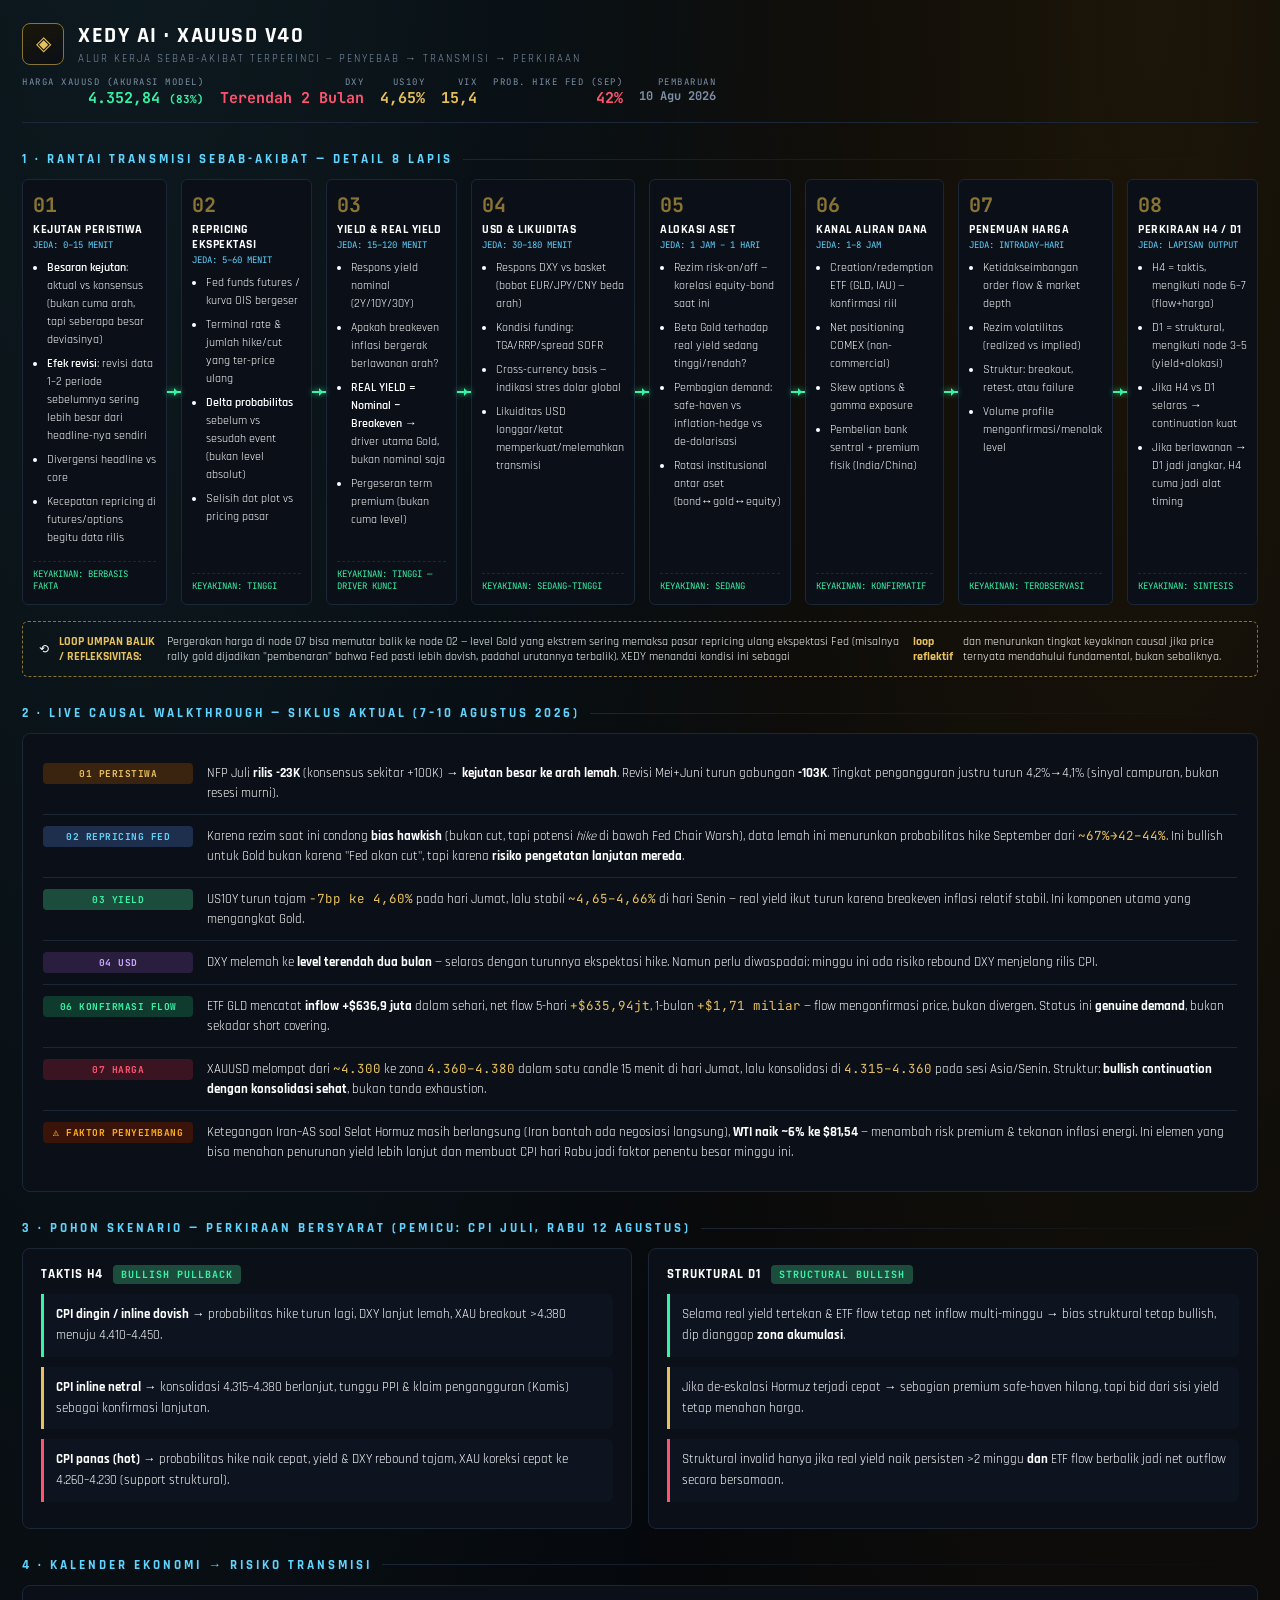
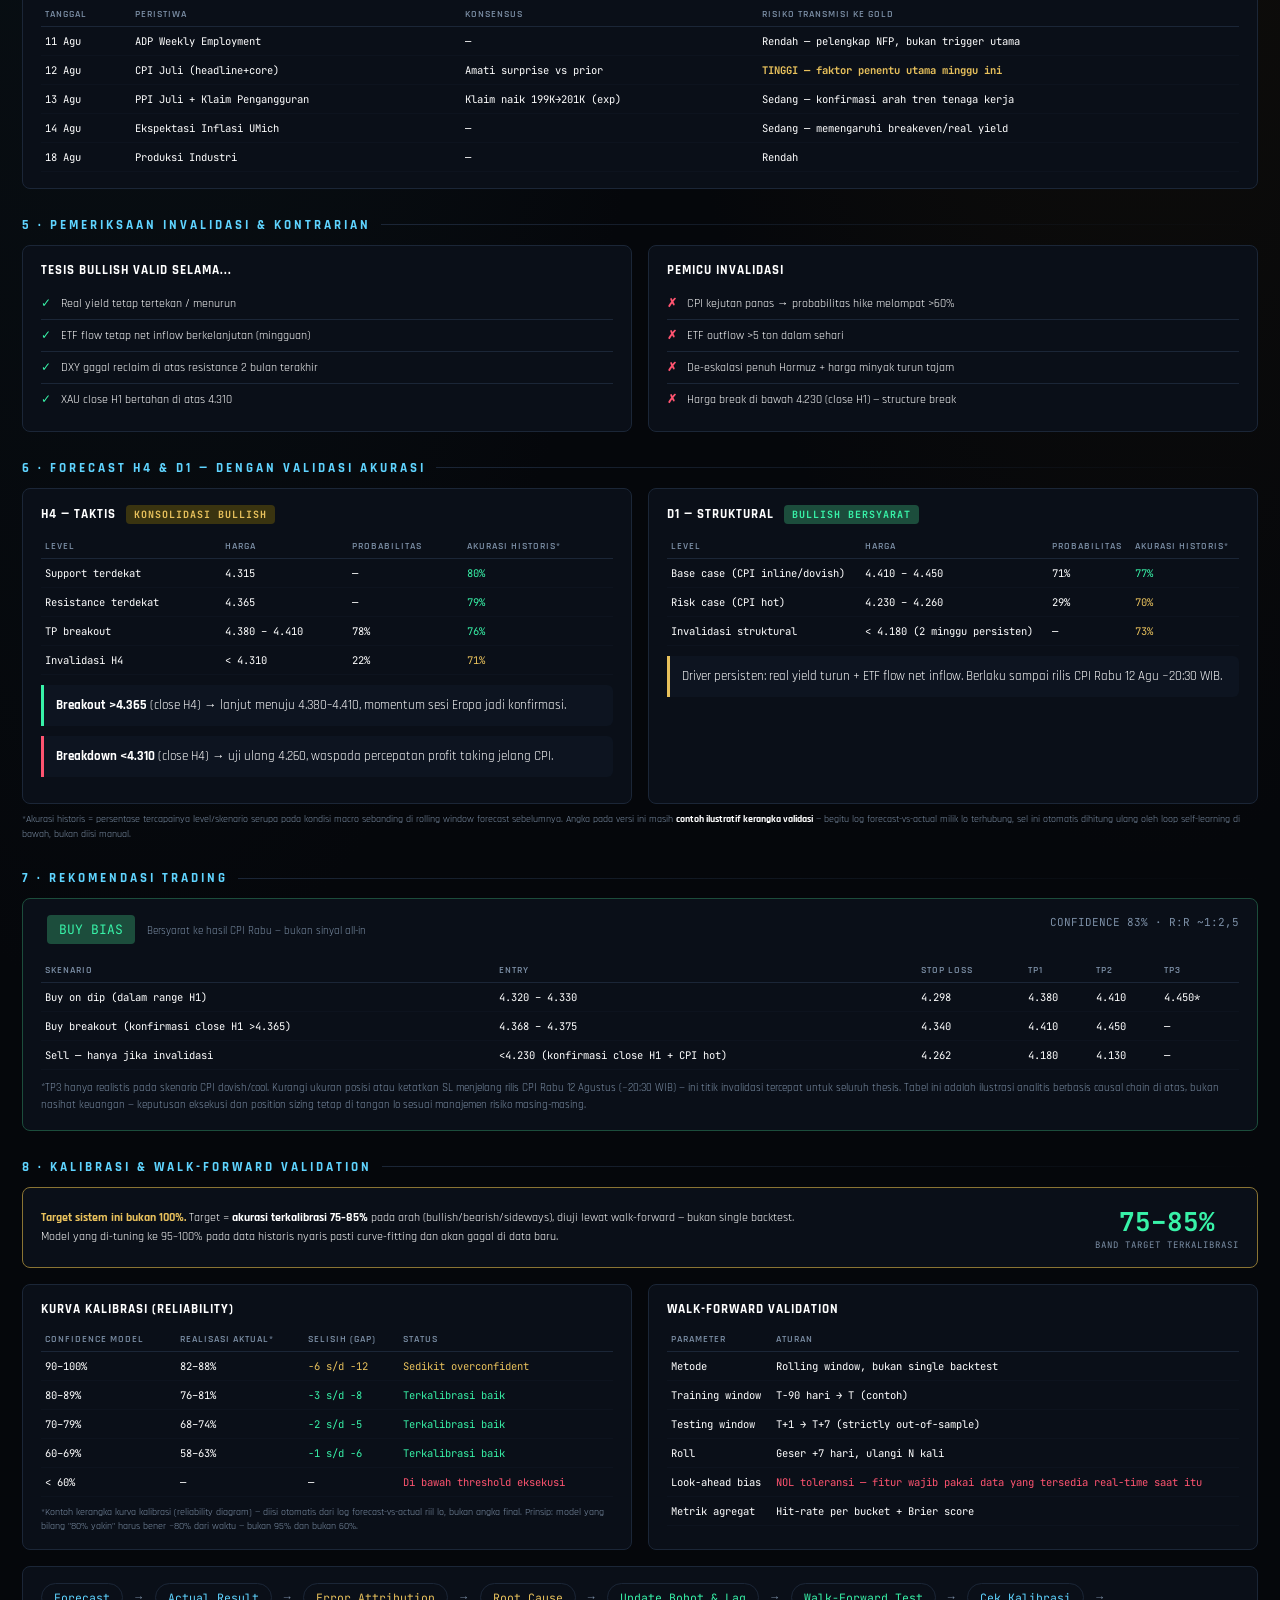
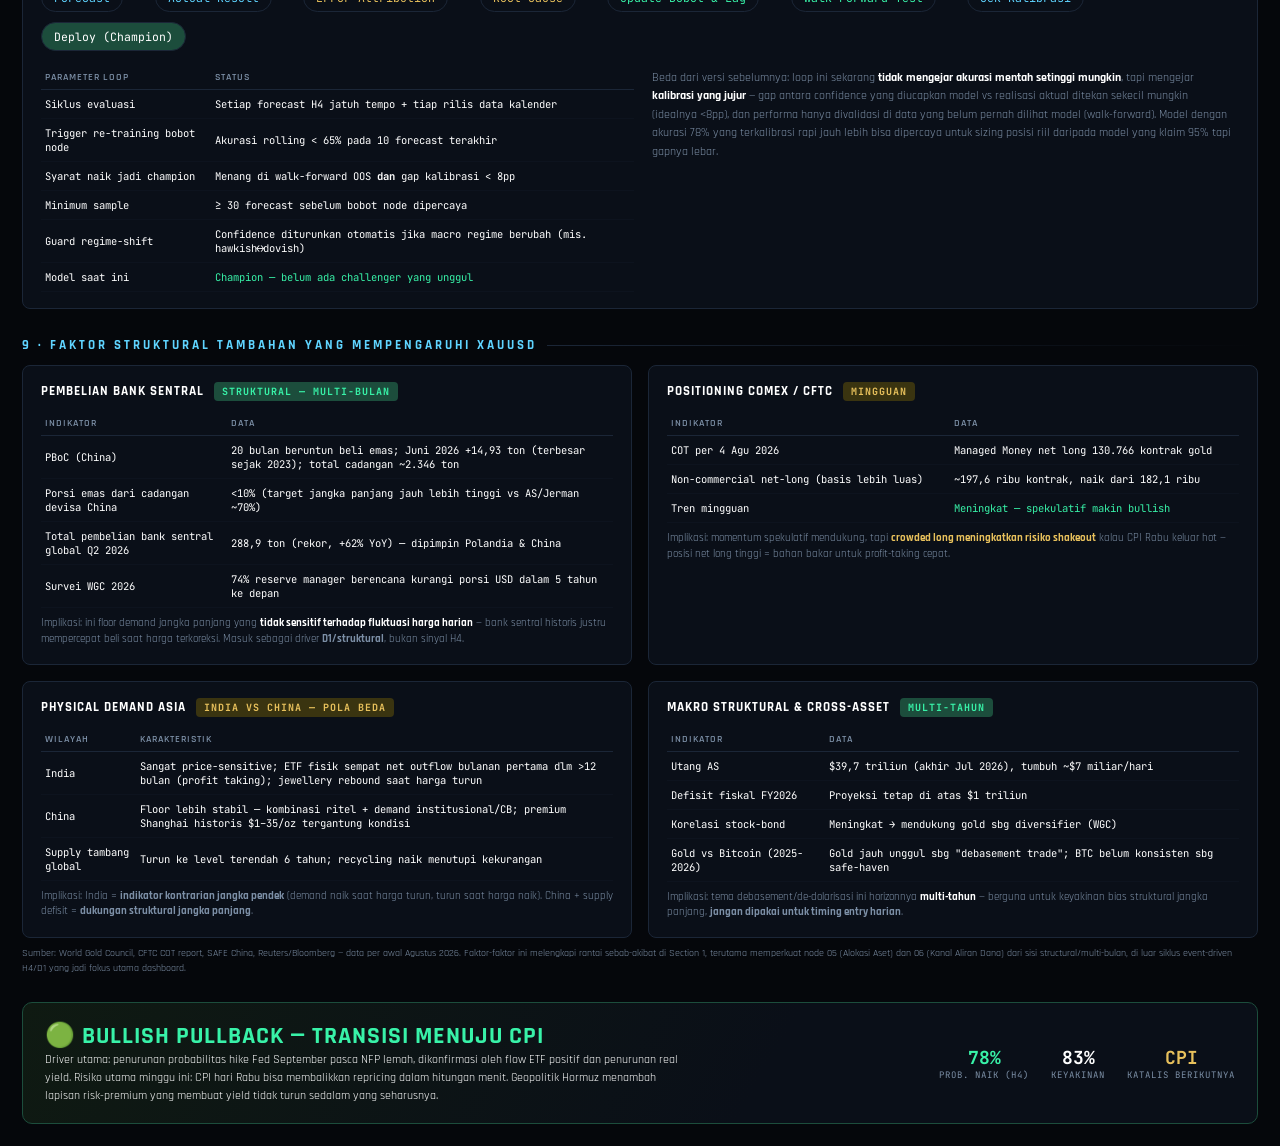
<file: frontend/v40.html>
<!DOCTYPE html>
<html lang="id">
<head>
<meta charset="UTF-8">
<title>XEDY AI • XAUUSD V40 — Mesin Alur Sebab-Akibat</title>
<style>
  @import url('https://fonts.googleapis.com/css2?family=Rajdhani:wght@500;600;700&family=JetBrains+Mono:wght@400;500;700&display=swap');

  :root{
    --bg:#05070b;
    --panel:#0a0f18;
    --panel2:#0d1420;
    --line:#1b2637;
    --gold:#e8c15c;
    --gold-dim:#8a7433;
    --green:#38f2a8;
    --green-dim:#1c4d3c;
    --red:#ff5470;
    --cyan:#5fd4ff;
    --text:#ffffff;
    --muted:#7c8fa6;
  }
  *{box-sizing:border-box;}
  body{
    margin:0;
    background:
      radial-gradient(ellipse at 10% -10%, #0e1c22 0%, transparent 45%),
      radial-gradient(ellipse at 90% 0%, #1c1508 0%, transparent 40%),
      var(--bg);
    color:var(--text);
    font-family:'Rajdhani',sans-serif;
    padding:22px;
  }
  .mono{font-family:'JetBrains Mono',monospace;}
  .wrap{max-width:1360px;margin:0 auto;}

  header{
    display:flex;justify-content:space-between;align-items:flex-end;
    border-bottom:1px solid var(--line);padding-bottom:14px;margin-bottom:16px;
    flex-wrap:wrap;gap:10px;
  }
  .brand{display:flex;align-items:center;gap:14px;}
  .brand .mark{
    width:42px;height:42px;border:1px solid var(--gold-dim);border-radius:8px;
    display:flex;align-items:center;justify-content:center;font-size:20px;color:var(--gold);
    background:linear-gradient(160deg,#1a1608,#0a0f18);
  }
  .brand h1{font-size:22px;margin:0;letter-spacing:1.5px;font-weight:700;color:#fff;}
  .brand p{margin:2px 0 0;font-size:11px;letter-spacing:2px;color:var(--muted);text-transform:uppercase;}
  .live{display:flex;gap:16px;flex-wrap:wrap;}
  .live .item{text-align:right;}
  .live .lbl{font-size:9px;letter-spacing:1.5px;color:var(--muted);text-transform:uppercase;}
  .live .val{font-size:15px;font-weight:700;}
  .up{color:var(--green);} .down{color:var(--red);} .flat{color:var(--gold);}

  h2.section-title{
    font-size:13px;letter-spacing:3px;text-transform:uppercase;color:var(--cyan);
    margin:28px 0 12px;display:flex;align-items:center;gap:10px;
  }
  h2.section-title::after{content:"";flex:1;height:1px;background:linear-gradient(90deg,var(--line),transparent);}

  .chain{
    display:grid;grid-template-columns:repeat(8,1fr);gap:0;position:relative;margin-bottom:6px;
  }
  .node{
    background:var(--panel);border:1px solid var(--line);border-radius:6px;
    padding:12px 10px;position:relative;min-height:255px;display:flex;flex-direction:column;
  }
  .node + .node{margin-left:14px;}
  .node .n{font-size:20px;font-family:'JetBrains Mono';color:var(--gold-dim);font-weight:700;}
  .node .t{font-size:12px;font-weight:700;letter-spacing:.5px;color:#fff;margin:4px 0 2px;text-transform:uppercase;}
  .node .lag{font-size:9px;color:var(--cyan);font-family:'JetBrains Mono';margin-bottom:8px;}
  .node ul{margin:0;padding-left:14px;font-size:12px;line-height:1.5;color:var(--text);flex:1;}
  .node ul li{margin-bottom:6px;}
  .node ul li b{color:var(--text);font-weight:600;}
  .node .conf{margin-top:8px;font-size:9px;font-family:'JetBrains Mono';color:var(--green);border-top:1px dashed var(--line);padding-top:6px;}
  .arrow{
    position:absolute;top:50%;right:-15px;transform:translateY(-50%);
    width:14px;height:2px;background:var(--green);z-index:2;
    box-shadow:0 0 6px var(--green);
  }
  .arrow::after{content:"";position:absolute;right:-1px;top:-3px;border:4px solid transparent;border-left-color:var(--green);}
  .feedback{
    grid-column:1/-1;margin-top:16px;border:1px dashed var(--gold-dim);border-radius:6px;
    padding:12px 16px;font-size:12px;color:var(--text);display:flex;gap:10px;align-items:center;
  }
  .feedback b{color:var(--gold);}

  .walk{
    background:var(--panel);border:1px solid var(--line);border-radius:8px;padding:18px 20px;
  }
  .walk-row{
    display:grid;grid-template-columns:150px 1fr;gap:14px;padding:11px 0;border-bottom:1px solid var(--line);
    align-items:start;
  }
  .walk-row:last-child{border-bottom:none;}
  .walk-tag{
    font-family:'JetBrains Mono';font-size:9.5px;font-weight:700;letter-spacing:.5px;
    padding:4px 8px;border-radius:4px;height:fit-content;text-align:center;
  }
  .tag-event{background:#3a2410;color:var(--gold);}
  .tag-fed{background:#1e2f4d;color:var(--cyan);}
  .tag-yield{background:var(--green-dim);color:var(--green);}
  .tag-usd{background:#2a1e3f;color:#c9a8ff;}
  .tag-flow{background:#0f3a2e;color:var(--green);}
  .tag-price{background:#3a1420;color:var(--red);}
  .tag-warn{background:#3a1408;color:#ffb020;}
  .walk-text{font-size:12.5px;line-height:1.6;color:var(--text);}
  .walk-text b{color:#fff;}
  .walk-text .num{font-family:'JetBrains Mono';color:var(--gold);}

  .grid2{display:grid;grid-template-columns:1fr 1fr;gap:16px;}
  .card{background:var(--panel);border:1px solid var(--line);border-radius:8px;padding:16px 18px;}
  .card h3{margin:0 0 10px;font-size:13px;letter-spacing:1px;color:#fff;text-transform:uppercase;}
  .badge{display:inline-block;font-size:10px;font-family:'JetBrains Mono';padding:3px 8px;border-radius:4px;margin-left:6px;}
  .b-bull{background:var(--green-dim);color:var(--green);}
  .b-bear{background:#4d1c2a;color:var(--red);}
  .b-neu{background:#3a3410;color:var(--gold);}

  .tree{font-size:12.5px;line-height:1.7;color:var(--text);}
  .tree .path{margin:10px 0;padding:10px 12px;border-left:3px solid var(--line);background:var(--panel2);border-radius:0 6px 6px 0;}
  .tree .path.bull{border-color:var(--green);}
  .tree .path.bear{border-color:var(--red);}
  .tree .path.base{border-color:var(--gold);}
  .tree .path b{color:#fff;}

  table{width:100%;border-collapse:collapse;font-size:11px;}
  th{text-align:left;color:var(--muted);font-weight:600;font-size:9.5px;letter-spacing:1px;text-transform:uppercase;padding:6px 4px;border-bottom:1px solid var(--line);}
  td{padding:7px 4px;border-bottom:1px solid #10192580;font-family:'JetBrains Mono';font-size:10.5px;}

  .invalid-list{list-style:none;margin:0;padding:0;font-size:11.5px;color:var(--text);}
  .invalid-list li{padding:8px 0;border-bottom:1px solid var(--line);display:flex;gap:10px;}
  .invalid-list li:last-child{border-bottom:none;}
  .invalid-list .x{color:var(--red);font-weight:700;}

  footer{
    margin-top:26px;padding:18px 22px;border-radius:10px;
    background:linear-gradient(120deg,#0f1a12,#0a0f18 60%);border:1px solid var(--green-dim);
    display:flex;justify-content:space-between;align-items:center;flex-wrap:wrap;gap:14px;
  }
  footer .verdict{font-size:24px;font-weight:700;color:var(--green);letter-spacing:1px;}
  footer .sub{font-size:12px;color:var(--text);max-width:640px;line-height:1.5;}
  footer .stats{display:flex;gap:22px;}
  footer .stats .s{text-align:center;}
  footer .stats .s .v{font-size:18px;font-weight:700;font-family:'JetBrains Mono';color:#fff;}
  footer .stats .s .l{font-size:9px;color:var(--muted);letter-spacing:1px;}

  @media(max-width:1100px){
    .chain{grid-template-columns:repeat(4,1fr);row-gap:14px;}
    .node + .node{margin-left:0;}
    .arrow{display:none;}
    .grid2{grid-template-columns:1fr;}
    .walk-row{grid-template-columns:1fr;}
  }
</style>
</head>
<body>
<div class="wrap">

  <header>
    <div class="brand">
      <div class="mark">◈</div>
      <div>
        <h1>XEDY AI · XAUUSD V40</h1>
        <p>Alur Kerja Sebab-Akibat Terperinci — Penyebab → Transmisi → Perkiraan</p>
      </div>
    </div>
    <div class="live mono">
      <div class="item"><div class="lbl">HARGA XAUUSD (AKURASI MODEL)</div><div class="val up">4.352,84 <span style="font-size:11px;color:var(--green);">(83%)</span></div></div>
      <div class="item"><div class="lbl">DXY</div><div class="val down">Terendah 2 Bulan</div></div>
      <div class="item"><div class="lbl">US10Y</div><div class="val flat">4,65%</div></div>
      <div class="item"><div class="lbl">VIX</div><div class="val flat">15,4</div></div>
      <div class="item"><div class="lbl">PROB. HIKE FED (SEP)</div><div class="val down">42%</div></div>
      <div class="item"><div class="lbl">PEMBARUAN</div><div class="val" style="color:var(--muted);font-size:12px">10 Agu 2026</div></div>
    </div>
  </header>

  <h2 class="section-title">1 · Rantai Transmisi Sebab-Akibat — Detail 8 Lapis</h2>
  <div class="chain">

    <div class="node">
      <div class="n">01</div>
      <div class="t">Kejutan Peristiwa</div>
      <div class="lag">JEDA: 0–15 MENIT</div>
      <ul>
        <li><b>Besaran kejutan</b>: aktual vs konsensus (bukan cuma arah, tapi seberapa besar deviasinya)</li>
        <li><b>Efek revisi</b>: revisi data 1–2 periode sebelumnya sering lebih besar dari headline-nya sendiri</li>
        <li>Divergensi headline vs core</li>
        <li>Kecepatan repricing di futures/options begitu data rilis</li>
      </ul>
      <div class="conf">KEYAKINAN: BERBASIS FAKTA</div>
      <div class="arrow"></div>
    </div>

    <div class="node">
      <div class="n">02</div>
      <div class="t">Repricing Ekspektasi</div>
      <div class="lag">JEDA: 5–60 MENIT</div>
      <ul>
        <li>Fed funds futures / kurva OIS bergeser</li>
        <li>Terminal rate & jumlah hike/cut yang ter-price ulang</li>
        <li><b>Delta probabilitas</b> sebelum vs sesudah event (bukan level absolut)</li>
        <li>Selisih dot plot vs pricing pasar</li>
      </ul>
      <div class="conf">KEYAKINAN: TINGGI</div>
      <div class="arrow"></div>
    </div>

    <div class="node">
      <div class="n">03</div>
      <div class="t">Yield & Real Yield</div>
      <div class="lag">JEDA: 15–120 MENIT</div>
      <ul>
        <li>Respons yield nominal (2Y/10Y/30Y)</li>
        <li>Apakah breakeven inflasi bergerak berlawanan arah?</li>
        <li><b>REAL YIELD = Nominal − Breakeven</b> → driver utama Gold, bukan nominal saja</li>
        <li>Pergeseran term premium (bukan cuma level)</li>
      </ul>
      <div class="conf">KEYAKINAN: TINGGI — DRIVER KUNCI</div>
      <div class="arrow"></div>
    </div>

    <div class="node">
      <div class="n">04</div>
      <div class="t">USD & Likuiditas</div>
      <div class="lag">JEDA: 30–180 MENIT</div>
      <ul>
        <li>Respons DXY vs basket (bobot EUR/JPY/CNY beda arah)</li>
        <li>Kondisi funding: TGA/RRP/spread SOFR</li>
        <li>Cross-currency basis — indikasi stres dolar global</li>
        <li>Likuiditas USD longgar/ketat memperkuat/melemahkan transmisi</li>
      </ul>
      <div class="conf">KEYAKINAN: SEDANG-TINGGI</div>
      <div class="arrow"></div>
    </div>

    <div class="node">
      <div class="n">05</div>
      <div class="t">Alokasi Aset</div>
      <div class="lag">JEDA: 1 JAM – 1 HARI</div>
      <ul>
        <li>Rezim risk-on/off — korelasi equity-bond saat ini</li>
        <li>Beta Gold terhadap real yield sedang tinggi/rendah?</li>
        <li>Pembagian demand: safe-haven vs inflation-hedge vs de-dolarisasi</li>
        <li>Rotasi institusional antar aset (bond↔gold↔equity)</li>
      </ul>
      <div class="conf">KEYAKINAN: SEDANG</div>
      <div class="arrow"></div>
    </div>

    <div class="node">
      <div class="n">06</div>
      <div class="t">Kanal Aliran Dana</div>
      <div class="lag">JEDA: 1–8 JAM</div>
      <ul>
        <li>Creation/redemption ETF (GLD, IAU) — konfirmasi riil</li>
        <li>Net positioning COMEX (non-commercial)</li>
        <li>Skew options & gamma exposure</li>
        <li>Pembelian bank sentral + premium fisik (India/China)</li>
      </ul>
      <div class="conf">KEYAKINAN: KONFIRMATIF</div>
      <div class="arrow"></div>
    </div>

    <div class="node">
      <div class="n">07</div>
      <div class="t">Penemuan Harga</div>
      <div class="lag">JEDA: INTRADAY–HARI</div>
      <ul>
        <li>Ketidakseimbangan order flow & market depth</li>
        <li>Rezim volatilitas (realized vs implied)</li>
        <li>Struktur: breakout, retest, atau failure</li>
        <li>Volume profile mengonfirmasi/menolak level</li>
      </ul>
      <div class="conf">KEYAKINAN: TEROBSERVASI</div>
      <div class="arrow"></div>
    </div>

    <div class="node">
      <div class="n">08</div>
      <div class="t">Perkiraan H4 / D1</div>
      <div class="lag">JEDA: LAPISAN OUTPUT</div>
      <ul>
        <li>H4 = taktis, mengikuti node 6–7 (flow+harga)</li>
        <li>D1 = struktural, mengikuti node 3–5 (yield+alokasi)</li>
        <li>Jika H4 vs D1 selaras → continuation kuat</li>
        <li>Jika berlawanan → D1 jadi jangkar, H4 cuma jadi alat timing</li>
      </ul>
      <div class="conf">KEYAKINAN: SINTESIS</div>
    </div>

    <div class="feedback">
      ⟲ <b>LOOP UMPAN BALIK / REFLEKSIVITAS:</b> Pergerakan harga di node 07 bisa memutar balik ke node 02 — level Gold yang ekstrem sering memaksa pasar repricing ulang ekspektasi Fed (misalnya rally gold dijadikan "pembenaran" bahwa Fed pasti lebih dovish, padahal urutannya terbalik). XEDY menandai kondisi ini sebagai <b>loop reflektif</b> dan menurunkan tingkat keyakinan causal jika price ternyata mendahului fundamental, bukan sebaliknya.
    </div>
  </div>

  <h2 class="section-title">2 · Live Causal Walkthrough — Siklus Aktual (7–10 Agustus 2026)</h2>
  <div class="walk" style="font-family:'Rajdhani',sans-serif;">
    <div class="walk-row">
      <div class="walk-tag tag-event">01 PERISTIWA</div>
      <div class="walk-text">NFP Juli <b>rilis -23K</b> (konsensus sekitar +100K) → <b>kejutan besar ke arah lemah</b>. Revisi Mei+Juni turun gabungan <b>-103K</b>. Tingkat pengangguran justru turun 4,2%→4,1% (sinyal campuran, bukan resesi murni).</div>
    </div>
    <div class="walk-row">
      <div class="walk-tag tag-fed">02 REPRICING FED</div>
      <div class="walk-text">Karena rezim saat ini condong <b>bias hawkish</b> (bukan cut, tapi potensi <i>hike</i> di bawah Fed Chair Warsh), data lemah ini menurunkan probabilitas hike September dari <span class="num mono">~67%→42–44%</span>. Ini bullish untuk Gold bukan karena "Fed akan cut", tapi karena <b>risiko pengetatan lanjutan mereda</b>.</div>
    </div>
    <div class="walk-row">
      <div class="walk-tag tag-yield">03 YIELD</div>
      <div class="walk-text">US10Y turun tajam <span class="num mono">-7bp ke 4,60%</span> pada hari Jumat, lalu stabil <span class="num mono">~4,65–4,66%</span> di hari Senin — real yield ikut turun karena breakeven inflasi relatif stabil. Ini komponen utama yang mengangkat Gold.</div>
    </div>
    <div class="walk-row">
      <div class="walk-tag tag-usd">04 USD</div>
      <div class="walk-text">DXY melemah ke <b>level terendah dua bulan</b> — selaras dengan turunnya ekspektasi hike. Namun perlu diwaspadai: minggu ini ada risiko rebound DXY menjelang rilis CPI.</div>
    </div>
    <div class="walk-row">
      <div class="walk-tag tag-flow">06 KONFIRMASI FLOW</div>
      <div class="walk-text">ETF GLD mencatat <b>inflow +$636,9 juta</b> dalam sehari, net flow 5-hari <span class="num mono">+$635,94jt</span>, 1-bulan <span class="num mono">+$1,71 miliar</span> — flow mengonfirmasi price, bukan divergen. Status ini <b>genuine demand</b>, bukan sekadar short covering.</div>
    </div>
    <div class="walk-row">
      <div class="walk-tag tag-price">07 HARGA</div>
      <div class="walk-text">XAUUSD melompat dari <span class="num mono">~4.300</span> ke zona <span class="num mono">4.360–4.380</span> dalam satu candle 15 menit di hari Jumat, lalu konsolidasi di <span class="num mono">4.315–4.360</span> pada sesi Asia/Senin. Struktur: <b>bullish continuation dengan konsolidasi sehat</b>, bukan tanda exhaustion.</div>
    </div>
    <div class="walk-row">
      <div class="walk-tag tag-warn">⚠ FAKTOR PENYEIMBANG</div>
      <div class="walk-text">Ketegangan Iran–AS soal Selat Hormuz masih berlangsung (Iran bantah ada negosiasi langsung), <b>WTI naik ~6% ke $81,54</b> — menambah risk premium & tekanan inflasi energi. Ini elemen yang bisa menahan penurunan yield lebih lanjut dan membuat CPI hari Rabu jadi faktor penentu besar minggu ini.</div>
    </div>
  </div>

  <h2 class="section-title">3 · Pohon Skenario — Perkiraan Bersyarat (Pemicu: CPI Juli, Rabu 12 Agustus)</h2>
  <div class="grid2">
    <div class="card">
      <h3>Taktis H4 <span class="badge b-bull">BULLISH PULLBACK</span></h3>
      <div class="tree">
        <div class="path bull"><b>CPI dingin / inline dovish →</b> probabilitas hike turun lagi, DXY lanjut lemah, XAU breakout &gt;4.380 menuju 4.410–4.450.</div>
        <div class="path base"><b>CPI inline netral →</b> konsolidasi 4.315–4.380 berlanjut, tunggu PPI & klaim pengangguran (Kamis) sebagai konfirmasi lanjutan.</div>
        <div class="path bear"><b>CPI panas (hot) →</b> probabilitas hike naik cepat, yield & DXY rebound tajam, XAU koreksi cepat ke 4.260–4.230 (support struktural).</div>
      </div>
    </div>
    <div class="card">
      <h3>Struktural D1 <span class="badge b-bull">STRUCTURAL BULLISH</span></h3>
      <div class="tree">
        <div class="path bull">Selama real yield tertekan & ETF flow tetap net inflow multi-minggu → bias struktural tetap bullish, dip dianggap <b>zona akumulasi</b>.</div>
        <div class="path base">Jika de-eskalasi Hormuz terjadi cepat → sebagian premium safe-haven hilang, tapi bid dari sisi yield tetap menahan harga.</div>
        <div class="path bear">Struktural invalid hanya jika real yield naik persisten &gt;2 minggu <b>dan</b> ETF flow berbalik jadi net outflow secara bersamaan.</div>
      </div>
    </div>
  </div>

  <h2 class="section-title">4 · Kalender Ekonomi → Risiko Transmisi</h2>
  <div class="card">
    <table>
      <tr><th>Tanggal</th><th>Peristiwa</th><th>Konsensus</th><th>Risiko Transmisi ke Gold</th></tr>
      <tr><td>11 Agu</td><td>ADP Weekly Employment</td><td>—</td><td>Rendah — pelengkap NFP, bukan trigger utama</td></tr>
      <tr><td>12 Agu</td><td>CPI Juli (headline+core)</td><td>Amati surprise vs prior</td><td><b style="color:var(--gold)">TINGGI — faktor penentu utama minggu ini</b></td></tr>
      <tr><td>13 Agu</td><td>PPI Juli + Klaim Pengangguran</td><td>Klaim naik 199K→201K (exp)</td><td>Sedang — konfirmasi arah tren tenaga kerja</td></tr>
      <tr><td>14 Agu</td><td>Ekspektasi Inflasi UMich</td><td>—</td><td>Sedang — memengaruhi breakeven/real yield</td></tr>
      <tr><td>18 Agu</td><td>Produksi Industri</td><td>—</td><td>Rendah</td></tr>
    </table>
  </div>

  <h2 class="section-title">5 · Pemeriksaan Invalidasi & Kontrarian</h2>
  <div class="grid2">
    <div class="card">
      <h3>Tesis Bullish Valid Selama...</h3>
      <ul class="invalid-list">
        <li><span style="color:var(--green)">✓</span> Real yield tetap tertekan / menurun</li>
        <li><span style="color:var(--green)">✓</span> ETF flow tetap net inflow berkelanjutan (mingguan)</li>
        <li><span style="color:var(--green)">✓</span> DXY gagal reclaim di atas resistance 2 bulan terakhir</li>
        <li><span style="color:var(--green)">✓</span> XAU close H1 bertahan di atas 4.310</li>
      </ul>
    </div>
    <div class="card">
      <h3>Pemicu Invalidasi</h3>
      <ul class="invalid-list">
        <li><span class="x">✗</span> CPI kejutan panas → probabilitas hike melompat &gt;60%</li>
        <li><span class="x">✗</span> ETF outflow &gt;5 ton dalam sehari</li>
        <li><span class="x">✗</span> De-eskalasi penuh Hormuz + harga minyak turun tajam</li>
        <li><span class="x">✗</span> Harga break di bawah 4.230 (close H1) — structure break</li>
      </ul>
    </div>
  </div>

  <h2 class="section-title">6 · Forecast H4 & D1 — dengan Validasi Akurasi</h2>
  <div class="grid2">
    <div class="card">
      <h3>H4 — Taktis <span class="badge b-neu">KONSOLIDASI BULLISH</span></h3>
      <table>
        <tr><th>Level</th><th>Harga</th><th>Probabilitas</th><th>Akurasi Historis*</th></tr>
        <tr><td>Support terdekat</td><td>4.315</td><td>—</td><td class="mono" style="color:var(--green)">80%</td></tr>
        <tr><td>Resistance terdekat</td><td>4.365</td><td>—</td><td class="mono" style="color:var(--green)">79%</td></tr>
        <tr><td>TP breakout</td><td>4.380 – 4.410</td><td>78%</td><td class="mono" style="color:var(--green)">76%</td></tr>
        <tr><td>Invalidasi H4</td><td>&lt; 4.310</td><td>22%</td><td class="mono" style="color:var(--gold)">71%</td></tr>
      </table>
      <div class="tree" style="margin-top:10px;">
        <div class="path bull"><b>Breakout &gt;4.365</b> (close H4) → lanjut menuju 4.380–4.410, momentum sesi Eropa jadi konfirmasi.</div>
        <div class="path bear"><b>Breakdown &lt;4.310</b> (close H4) → uji ulang 4.260, waspada percepatan profit taking jelang CPI.</div>
      </div>
    </div>
    <div class="card">
      <h3>D1 — Struktural <span class="badge b-bull">BULLISH BERSYARAT</span></h3>
      <table>
        <tr><th>Level</th><th>Harga</th><th>Probabilitas</th><th>Akurasi Historis*</th></tr>
        <tr><td>Base case (CPI inline/dovish)</td><td>4.410 – 4.450</td><td>71%</td><td class="mono" style="color:var(--green)">77%</td></tr>
        <tr><td>Risk case (CPI hot)</td><td>4.230 – 4.260</td><td>29%</td><td class="mono" style="color:var(--gold)">70%</td></tr>
        <tr><td>Invalidasi struktural</td><td>&lt; 4.180 (2 minggu persisten)</td><td>—</td><td class="mono" style="color:var(--gold)">73%</td></tr>
      </table>
      <div class="tree" style="margin-top:10px;">
        <div class="path base">Driver persisten: real yield turun + ETF flow net inflow. Berlaku sampai rilis CPI Rabu 12 Agu ~20:30 WIB.</div>
      </div>
    </div>
  </div>
  <div style="font-size:10px;color:var(--muted);margin-top:8px;line-height:1.5;">
    *Akurasi historis = persentase tercapainya level/skenario serupa pada kondisi macro sebanding di rolling window forecast sebelumnya. Angka pada versi ini masih <b style="color:var(--text)">contoh ilustratif kerangka validasi</b> — begitu log forecast-vs-actual milik lo terhubung, sel ini otomatis dihitung ulang oleh loop self-learning di bawah, bukan diisi manual.
  </div>

  <h2 class="section-title">7 · Rekomendasi Trading</h2>
  <div class="card" style="border-color:var(--green-dim);">
    <div style="display:flex;justify-content:space-between;flex-wrap:wrap;gap:16px;margin-bottom:14px;">
      <div>
        <span class="badge b-bull mono" style="font-size:13px;padding:6px 12px;">BUY BIAS</span>
        <span style="color:var(--muted);font-size:11px;margin-left:8px;">Bersyarat ke hasil CPI Rabu — bukan sinyal all-in</span>
      </div>
      <div class="mono" style="font-size:11px;color:var(--muted);">CONFIDENCE 83% · R:R ~1:2,5</div>
    </div>
    <table>
      <tr><th>Skenario</th><th>Entry</th><th>Stop Loss</th><th>TP1</th><th>TP2</th><th>TP3</th></tr>
      <tr>
        <td>Buy on dip (dalam range H1)</td>
        <td>4.320 – 4.330</td>
        <td>4.298</td>
        <td>4.380</td>
        <td>4.410</td>
        <td>4.450*</td>
      </tr>
      <tr>
        <td>Buy breakout (konfirmasi close H1 &gt;4.365)</td>
        <td>4.368 – 4.375</td>
        <td>4.340</td>
        <td>4.410</td>
        <td>4.450</td>
        <td>—</td>
      </tr>
      <tr>
        <td>Sell — hanya jika invalidasi</td>
        <td>&lt;4.230 (konfirmasi close H1 + CPI hot)</td>
        <td>4.262</td>
        <td>4.180</td>
        <td>4.130</td>
        <td>—</td>
      </tr>
    </table>
    <div style="font-size:10.5px;color:var(--muted);margin-top:10px;line-height:1.6;">
      *TP3 hanya realistis pada skenario CPI dovish/cool. Kurangi ukuran posisi atau ketatkan SL menjelang rilis CPI Rabu 12 Agustus (~20:30 WIB) — ini titik invalidasi tercepat untuk seluruh thesis. Tabel ini adalah ilustrasi analitis berbasis causal chain di atas, bukan nasihat keuangan — keputusan eksekusi dan position sizing tetap di tangan lo sesuai manajemen risiko masing-masing.
    </div>
  </div>

  <h2 class="section-title">8 · Kalibrasi & Walk-Forward Validation</h2>

  <div class="card" style="border-color:var(--gold-dim);margin-bottom:16px;">
    <div style="display:flex;justify-content:space-between;flex-wrap:wrap;gap:10px;align-items:center;">
      <div style="font-size:12px;color:var(--text);line-height:1.6;max-width:760px;">
        <b style="color:var(--gold);">Target sistem ini bukan 100%.</b> Target = <b style="color:#fff;">akurasi terkalibrasi 75–85%</b> pada arah (bullish/bearish/sideways), diuji lewat walk-forward — bukan single backtest. Model yang di-tuning ke 95–100% pada data historis nyaris pasti curve-fitting dan akan gagal di data baru.
      </div>
      <div class="mono" style="text-align:center;">
        <div style="font-size:26px;font-weight:700;color:var(--green);">75–85%</div>
        <div style="font-size:9px;color:var(--muted);letter-spacing:1px;">BAND TARGET TERKALIBRASI</div>
      </div>
    </div>
  </div>

  <div class="grid2" style="margin-bottom:16px;">
    <div class="card">
      <h3>Kurva Kalibrasi (Reliability)</h3>
      <table>
        <tr><th>Confidence Model</th><th>Realisasi Aktual*</th><th>Selisih (Gap)</th><th>Status</th></tr>
        <tr><td>90–100%</td><td class="mono">82–88%</td><td class="mono" style="color:var(--gold)">-6 s/d -12</td><td style="color:var(--gold)">Sedikit overconfident</td></tr>
        <tr><td>80–89%</td><td class="mono">76–81%</td><td class="mono" style="color:var(--green)">-3 s/d -8</td><td style="color:var(--green)">Terkalibrasi baik</td></tr>
        <tr><td>70–79%</td><td class="mono">68–74%</td><td class="mono" style="color:var(--green)">-2 s/d -5</td><td style="color:var(--green)">Terkalibrasi baik</td></tr>
        <tr><td>60–69%</td><td class="mono">58–63%</td><td class="mono" style="color:var(--green)">-1 s/d -6</td><td style="color:var(--green)">Terkalibrasi baik</td></tr>
        <tr><td>&lt; 60%</td><td class="mono">—</td><td class="mono">—</td><td style="color:var(--red)">Di bawah threshold eksekusi</td></tr>
      </table>
      <div style="font-size:9.5px;color:var(--muted);margin-top:8px;line-height:1.5;">
        *Kontoh kerangka kurva kalibrasi (reliability diagram) — diisi otomatis dari log forecast-vs-actual riil lo, bukan angka final. Prinsip: model yang bilang "80% yakin" harus bener ~80% dari waktu — bukan 95% dan bukan 60%.
      </div>
    </div>

    <div class="card">
      <h3>Walk-Forward Validation</h3>
      <table>
        <tr><th>Parameter</th><th>Aturan</th></tr>
        <tr><td>Metode</td><td class="mono">Rolling window, bukan single backtest</td></tr>
        <tr><td>Training window</td><td class="mono">T-90 hari → T (contoh)</td></tr>
        <tr><td>Testing window</td><td class="mono">T+1 → T+7 (strictly out-of-sample)</td></tr>
        <tr><td>Roll</td><td class="mono">Geser +7 hari, ulangi N kali</td></tr>
        <tr><td>Look-ahead bias</td><td class="mono" style="color:var(--red)">NOL toleransi — fitur wajib pakai data yang tersedia real-time saat itu</td></tr>
        <tr><td>Metrik agregat</td><td class="mono">Hit-rate per bucket + Brier score</td></tr>
      </table>
    </div>
  </div>

  <div class="card">
    <div style="display:flex;flex-wrap:wrap;gap:10px;align-items:center;margin-bottom:14px;font-size:11.5px;">
      <span class="mono" style="padding:6px 12px;border:1px solid var(--line);border-radius:20px;color:var(--cyan);">Forecast</span>
      <span style="color:var(--muted);">→</span>
      <span class="mono" style="padding:6px 12px;border:1px solid var(--line);border-radius:20px;color:var(--cyan);">Actual Result</span>
      <span style="color:var(--muted);">→</span>
      <span class="mono" style="padding:6px 12px;border:1px solid var(--line);border-radius:20px;color:var(--gold);">Error Attribution</span>
      <span style="color:var(--muted);">→</span>
      <span class="mono" style="padding:6px 12px;border:1px solid var(--line);border-radius:20px;color:var(--gold);">Root Cause</span>
      <span style="color:var(--muted);">→</span>
      <span class="mono" style="padding:6px 12px;border:1px solid var(--line);border-radius:20px;color:var(--green);">Update Bobot & Lag</span>
      <span style="color:var(--muted);">→</span>
      <span class="mono" style="padding:6px 12px;border:1px solid var(--line);border-radius:20px;color:var(--green);">Walk-Forward Test</span>
      <span style="color:var(--muted);">→</span>
      <span class="mono" style="padding:6px 12px;border:1px solid var(--line);border-radius:20px;color:var(--cyan);">Cek Kalibrasi</span>
      <span style="color:var(--muted);">→</span>
      <span class="mono" style="padding:6px 12px;border:1px solid var(--line);border-radius:20px;color:#fff;background:var(--green-dim);">Deploy (Champion)</span>
    </div>
    <div class="grid2" style="gap:12px;">
      <div>
        <table>
          <tr><th>Parameter Loop</th><th>Status</th></tr>
          <tr><td>Siklus evaluasi</td><td class="mono">Setiap forecast H4 jatuh tempo + tiap rilis data kalender</td></tr>
          <tr><td>Trigger re-training bobot node</td><td class="mono">Akurasi rolling &lt; 65% pada 10 forecast terakhir</td></tr>
          <tr><td>Syarat naik jadi champion</td><td class="mono">Menang di walk-forward OOS <b>dan</b> gap kalibrasi &lt; 8pp</td></tr>
          <tr><td>Minimum sample</td><td class="mono">≥ 30 forecast sebelum bobot node dipercaya</td></tr>
          <tr><td>Guard regime-shift</td><td class="mono">Confidence diturunkan otomatis jika macro regime berubah (mis. hawkish↔dovish)</td></tr>
          <tr><td>Model saat ini</td><td class="mono" style="color:var(--green)">Champion — belum ada challenger yang unggul</td></tr>
        </table>
      </div>
      <div style="font-size:11.5px;color:var(--muted);line-height:1.6;padding:4px 6px;">
        Beda dari versi sebelumnya: loop ini sekarang <b style="color:var(--text)">tidak mengejar akurasi mentah setinggi mungkin</b>, tapi mengejar <b style="color:var(--text)">kalibrasi yang jujur</b> — gap antara confidence yang diucapkan model vs realisasi aktual ditekan sekecil mungkin (idealnya &lt;8pp), dan performa hanya divalidasi di data yang belum pernah dilihat model (walk-forward). Model dengan akurasi 78% yang terkalibrasi rapi jauh lebih bisa dipercaya untuk sizing posisi riil daripada model yang klaim 95% tapi gapnya lebar.
      </div>
    </div>
  </div>

  <h2 class="section-title">9 · Faktor Struktural Tambahan yang Mempengaruhi XAUUSD</h2>
  <div class="grid2" style="margin-bottom:16px;">
    <div class="card">
      <h3>Pembelian Bank Sentral <span class="badge b-bull">STRUKTURAL — MULTI-BULAN</span></h3>
      <table>
        <tr><th>Indikator</th><th>Data</th></tr>
        <tr><td>PBoC (China)</td><td class="mono">20 bulan beruntun beli emas; Juni 2026 +14,93 ton (terbesar sejak 2023); total cadangan ~2.346 ton</td></tr>
        <tr><td>Porsi emas dari cadangan devisa China</td><td class="mono">&lt;10% (target jangka panjang jauh lebih tinggi vs AS/Jerman ~70%)</td></tr>
        <tr><td>Total pembelian bank sentral global Q2 2026</td><td class="mono">288,9 ton (rekor, +62% YoY) — dipimpin Polandia & China</td></tr>
        <tr><td>Survei WGC 2026</td><td class="mono">74% reserve manager berencana kurangi porsi USD dalam 5 tahun ke depan</td></tr>
      </table>
      <div style="font-size:10.5px;color:var(--muted);margin-top:8px;line-height:1.5;">
        Implikasi: ini floor demand jangka panjang yang <b style="color:var(--text)">tidak sensitif terhadap fluktuasi harga harian</b> — bank sentral historis justru mempercepat beli saat harga terkoreksi. Masuk sebagai driver <b>D1/struktural</b>, bukan sinyal H4.
      </div>
    </div>
    <div class="card">
      <h3>Positioning COMEX / CFTC <span class="badge b-neu">MINGGUAN</span></h3>
      <table>
        <tr><th>Indikator</th><th>Data</th></tr>
        <tr><td>COT per 4 Agu 2026</td><td class="mono">Managed Money net long 130.766 kontrak gold</td></tr>
        <tr><td>Non-commercial net-long (basis lebih luas)</td><td class="mono">~197,6 ribu kontrak, naik dari 182,1 ribu</td></tr>
        <tr><td>Tren mingguan</td><td class="mono" style="color:var(--green)">Meningkat — spekulatif makin bullish</td></tr>
      </table>
      <div style="font-size:10.5px;color:var(--muted);margin-top:8px;line-height:1.5;">
        Implikasi: momentum spekulatif mendukung, tapi <b style="color:var(--gold)">crowded long meningkatkan risiko shakeout</b> kalau CPI Rabu keluar hot — posisi net long tinggi = bahan bakar untuk profit-taking cepat.
      </div>
    </div>
  </div>

  <div class="grid2">
    <div class="card">
      <h3>Physical Demand Asia <span class="badge b-neu">INDIA vs CHINA — POLA BEDA</span></h3>
      <table>
        <tr><th>Wilayah</th><th>Karakteristik</th></tr>
        <tr><td>India</td><td class="mono">Sangat price-sensitive; ETF fisik sempat net outflow bulanan pertama dlm >12 bulan (profit taking); jewellery rebound saat harga turun</td></tr>
        <tr><td>China</td><td class="mono">Floor lebih stabil — kombinasi ritel + demand institusional/CB; premium Shanghai historis $1–35/oz tergantung kondisi</td></tr>
        <tr><td>Supply tambang global</td><td class="mono">Turun ke level terendah 6 tahun; recycling naik menutupi kekurangan</td></tr>
      </table>
      <div style="font-size:10.5px;color:var(--muted);margin-top:8px;line-height:1.5;">
        Implikasi: India = <b>indikator kontrarian jangka pendek</b> (demand naik saat harga turun, turun saat harga naik). China + supply defisit = <b>dukungan struktural jangka panjang</b>.
      </div>
    </div>
    <div class="card">
      <h3>Makro Struktural & Cross-Asset <span class="badge b-bull">MULTI-TAHUN</span></h3>
      <table>
        <tr><th>Indikator</th><th>Data</th></tr>
        <tr><td>Utang AS</td><td class="mono">$39,7 triliun (akhir Jul 2026), tumbuh ~$7 miliar/hari</td></tr>
        <tr><td>Defisit fiskal FY2026</td><td class="mono">Proyeksi tetap di atas $1 triliun</td></tr>
        <tr><td>Korelasi stock-bond</td><td class="mono">Meningkat → mendukung gold sbg diversifier (WGC)</td></tr>
        <tr><td>Gold vs Bitcoin (2025-2026)</td><td class="mono">Gold jauh unggul sbg "debasement trade"; BTC belum konsisten sbg safe-haven</td></tr>
      </table>
      <div style="font-size:10.5px;color:var(--muted);margin-top:8px;line-height:1.5;">
        Implikasi: tema debasement/de-dolarisasi ini horizonnya <b style="color:var(--text)">multi-tahun</b> — berguna untuk keyakinan bias struktural jangka panjang, <b>jangan dipakai untuk timing entry harian</b>.
      </div>
    </div>
  </div>
  <div style="font-size:10px;color:var(--muted);margin-top:8px;line-height:1.5;">
    Sumber: World Gold Council, CFTC COT report, SAFE China, Reuters/Bloomberg — data per awal Agustus 2026. Faktor-faktor ini melengkapi rantai sebab-akibat di Section 1, terutama memperkuat node 05 (Alokasi Aset) dan 06 (Kanal Aliran Dana) dari sisi structural/multi-bulan, di luar siklus event-driven H4/D1 yang jadi fokus utama dashboard.
  </div>

  <footer>
    <div>
      <div class="verdict">🟢 BULLISH PULLBACK — TRANSISI MENUJU CPI</div>
      <div class="sub">Driver utama: penurunan probabilitas hike Fed September pasca NFP lemah, dikonfirmasi oleh flow ETF positif dan penurunan real yield. Risiko utama minggu ini: CPI hari Rabu bisa membalikkan repricing dalam hitungan menit. Geopolitik Hormuz menambah lapisan risk-premium yang membuat yield tidak turun sedalam yang seharusnya.</div>
    </div>
    <div class="stats mono">
      <div class="s"><div class="v" style="color:var(--green)">78%</div><div class="l">PROB. NAIK (H4)</div></div>
      <div class="s"><div class="v">83%</div><div class="l">KEYAKINAN</div></div>
      <div class="s"><div class="v" style="color:var(--gold)">CPI</div><div class="l">KATALIS BERIKUTNYA</div></div>
    </div>
  </footer>

</div>
</body>
</html>
</file>
